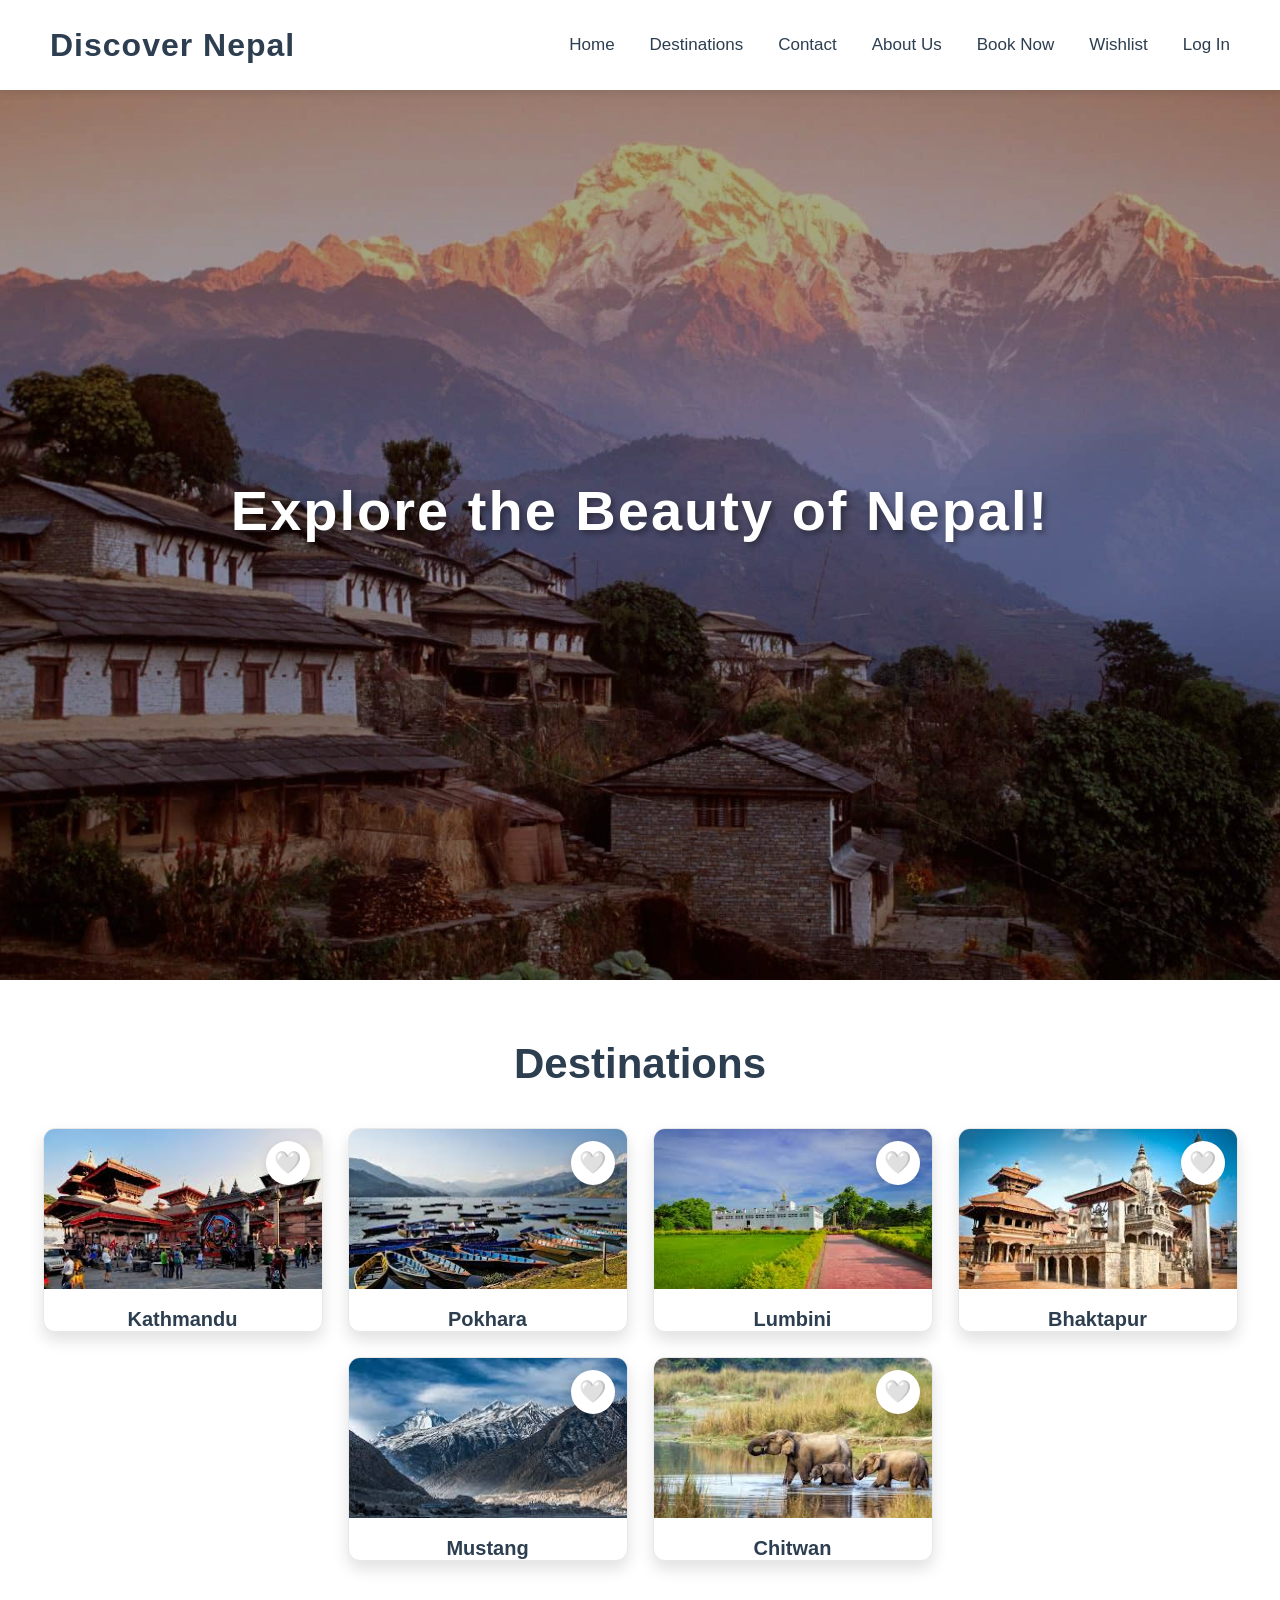
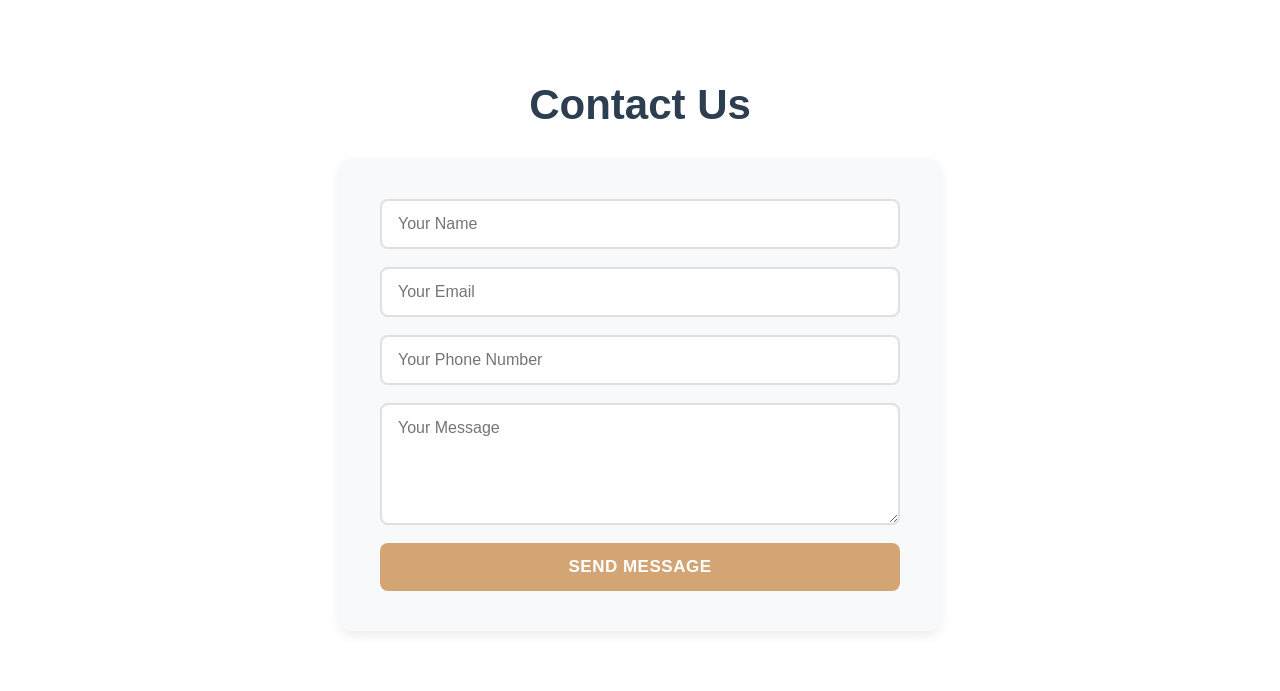
<file: FR/index.html>
<!DOCTYPE html>
<html lang="en">
<head>
    <meta charset="UTF-8">
    <title>Discover Nepal</title>
    <link rel="stylesheet" href="./style.css">
</head>
<body>

<header>
    <nav class="navbar">
    <h1 class="logo">
        <a href="./index.html">Discover Nepal</a>
    </h1>
      <ul class="nav-links">
        <li><a href="./index.html">Home</a></li>
        <li><a href="./destinations.html">Destinations</a></li>
        <li><a href="./contact.html">Contact</a></li>
        <li><a href="./aboutus.html">About Us</a></li>
        <li><a href="./Booking.html">Book Now</a></li>
        <li><a href="./wishlist.html">Wishlist</a></li>
        <li id="auth-link-item"><a href="./login.html">Log In</a></li>
      </ul>
    </nav>
</header>

<section class="hero">
    <h2 class="hero-text">Explore the Beauty of Nepal!</h2>
</section>

<section class="featured">
    <h2>Destinations</h2>
    <div class="cards">
        <div class="card">
            <div class="card-image-container">
                <img src="./Images/kathmandu.jpg">
                <button class="heart-btn" data-destination="Kathmandu" data-image="./Images/kathmandu.jpg" data-type="City" data-description="The capital city of Nepal" data-link="./Paragraph/kathmandu.html">🤍</button>
            </div>
            <a href="./Paragraph/kathmandu.html">Kathmandu</a>
        </div>
        <div class="card">
            <div class="card-image-container">
                <img src="./Images/pokhara.jpg">
                <button class="heart-btn" data-destination="Pokhara" data-image="./Images/pokhara.jpg" data-type="City" data-description="The lakeside city" data-link="./Paragraph/pokhara.html">🤍</button>
            </div>
            <a href="./Paragraph/pokhara.html">Pokhara</a>
        </div>
        <div class="card">
            <div class="card-image-container">
                <img src="./Images/lumbini.jpg">
                <button class="heart-btn" data-destination="Lumbini" data-image="./Images/lumbini.jpg" data-type="Religious Site" data-description="Birthplace of Buddha" data-link="./Paragraph/lumbini.html">🤍</button>
            </div>
            <a href="./Paragraph/lumbini.html">Lumbini</a>
        </div>
        <div class="card">
            <div class="card-image-container">
                <img src="./Images/bhaktapur.jpg">
                <button class="heart-btn" data-destination="Bhaktapur" data-image="./Images/bhaktapur.jpg" data-type="City" data-description="Ancient city with heritage sites" data-link="./Paragraph/bhaktapur.html">🤍</button>
            </div>
            <a href="./Paragraph/bhaktapur.html">Bhaktapur</a>
        </div>
        <div class="card">
            <div class="card-image-container">
                <img src="./Images/mustang.jpg">
                <button class="heart-btn" data-destination="Mustang" data-image="./Images/mustang.jpg" data-type="Region" data-description="Remote mountain region" data-link="./Paragraph/mustang.html">🤍</button>
            </div>
            <a href="./Paragraph/mustang.html">Mustang</a>
        </div>
        <div class="card">
            <div class="card-image-container">
                <img src="./Images/chitwan.jpg">
                <button class="heart-btn" data-destination="Chitwan" data-image="./Images/chitwan.jpg" data-type="National Park" data-description="Wildlife sanctuary" data-link="./Paragraph/chitwan.html">🤍</button>
            </div>
            <a href="./Paragraph/chitwan.html">Chitwan</a>
        </div>
    </div>
</section>

<section class="contact">
    <h2>Contact Us</h2>
    <form action="#" method="post" class="contact-form">
        <input type="text" name="name" placeholder="Your Name" required>
        <input type="email" name="email" placeholder="Your Email" required>
        <input type="phone" name="phone" placeholder="Your Phone Number" required>
        <textarea name="message" rows="5" placeholder="Your Message" required></textarea>
        <button type="submit">Send Message</button>
    </form>
</section>

<script src="./auth-system.js"></script>
<script src="./wishlist.js"></script>
</body>
</html>
</file>
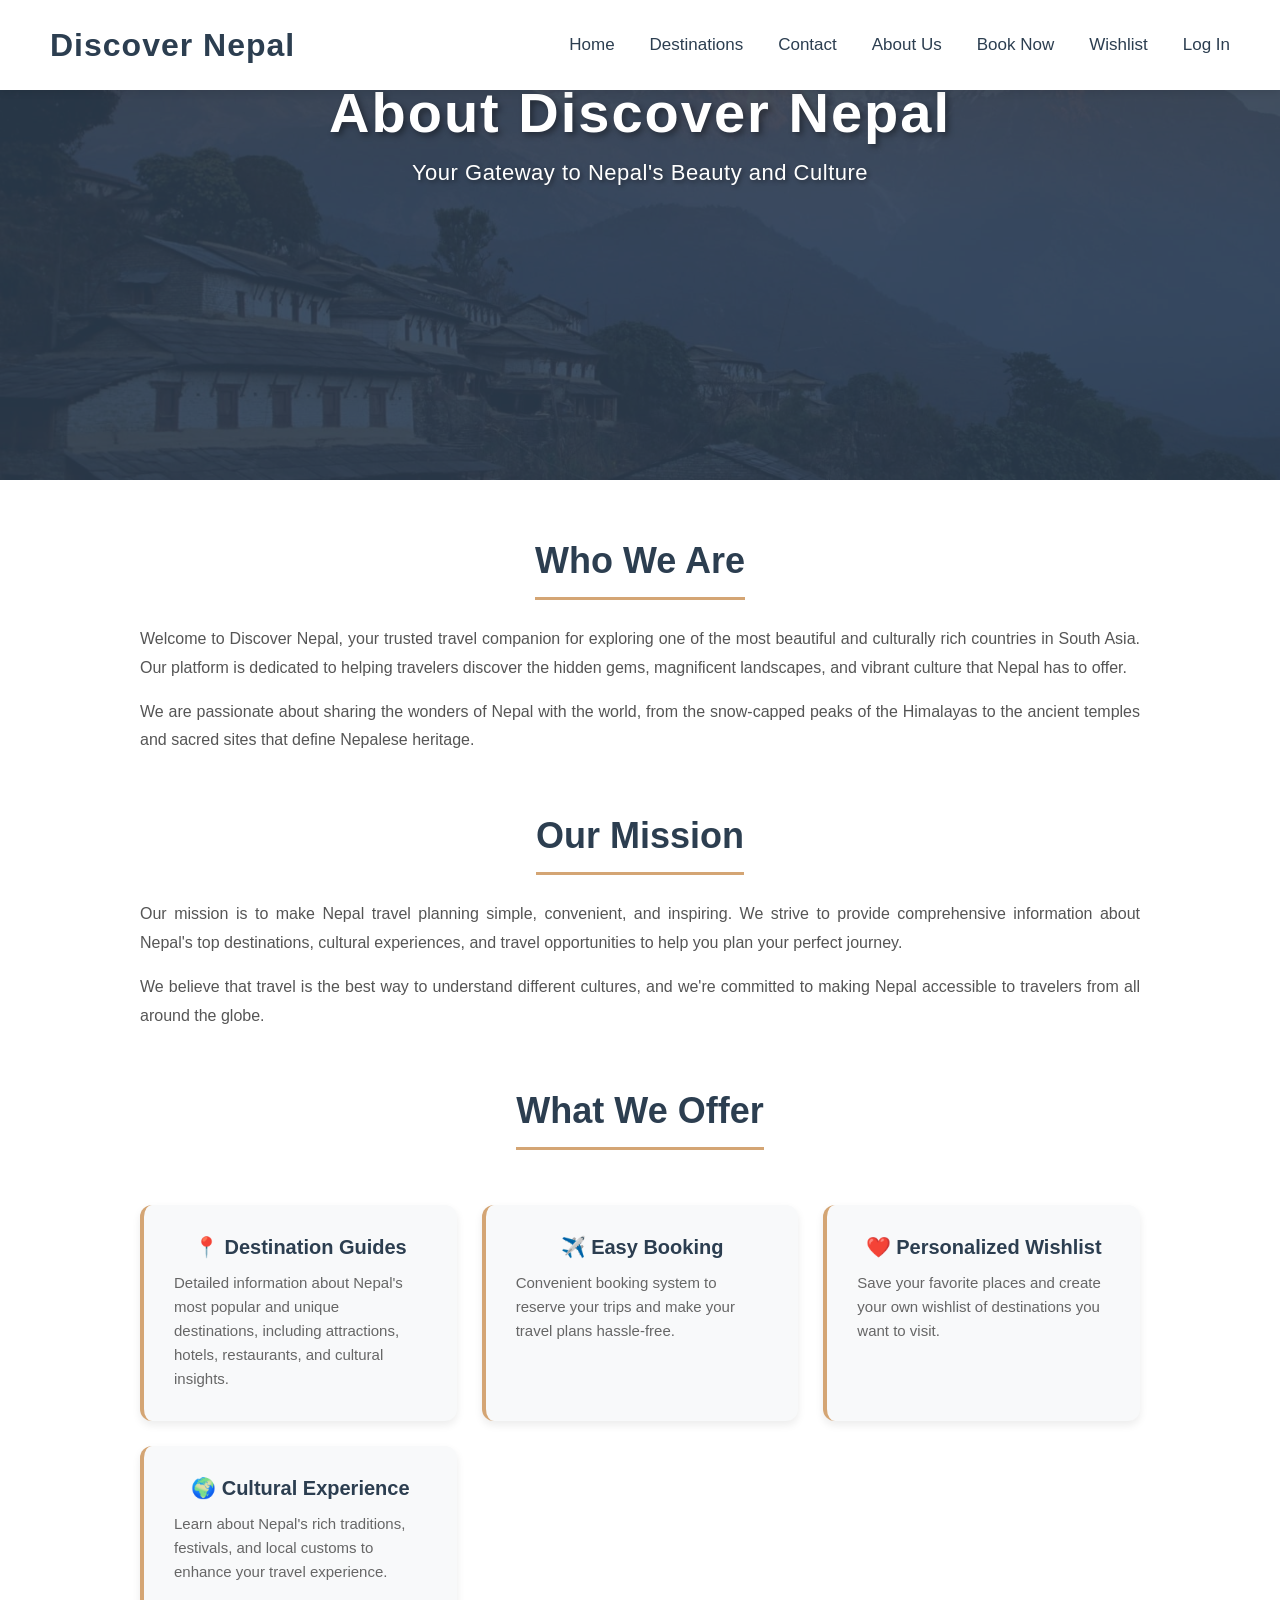
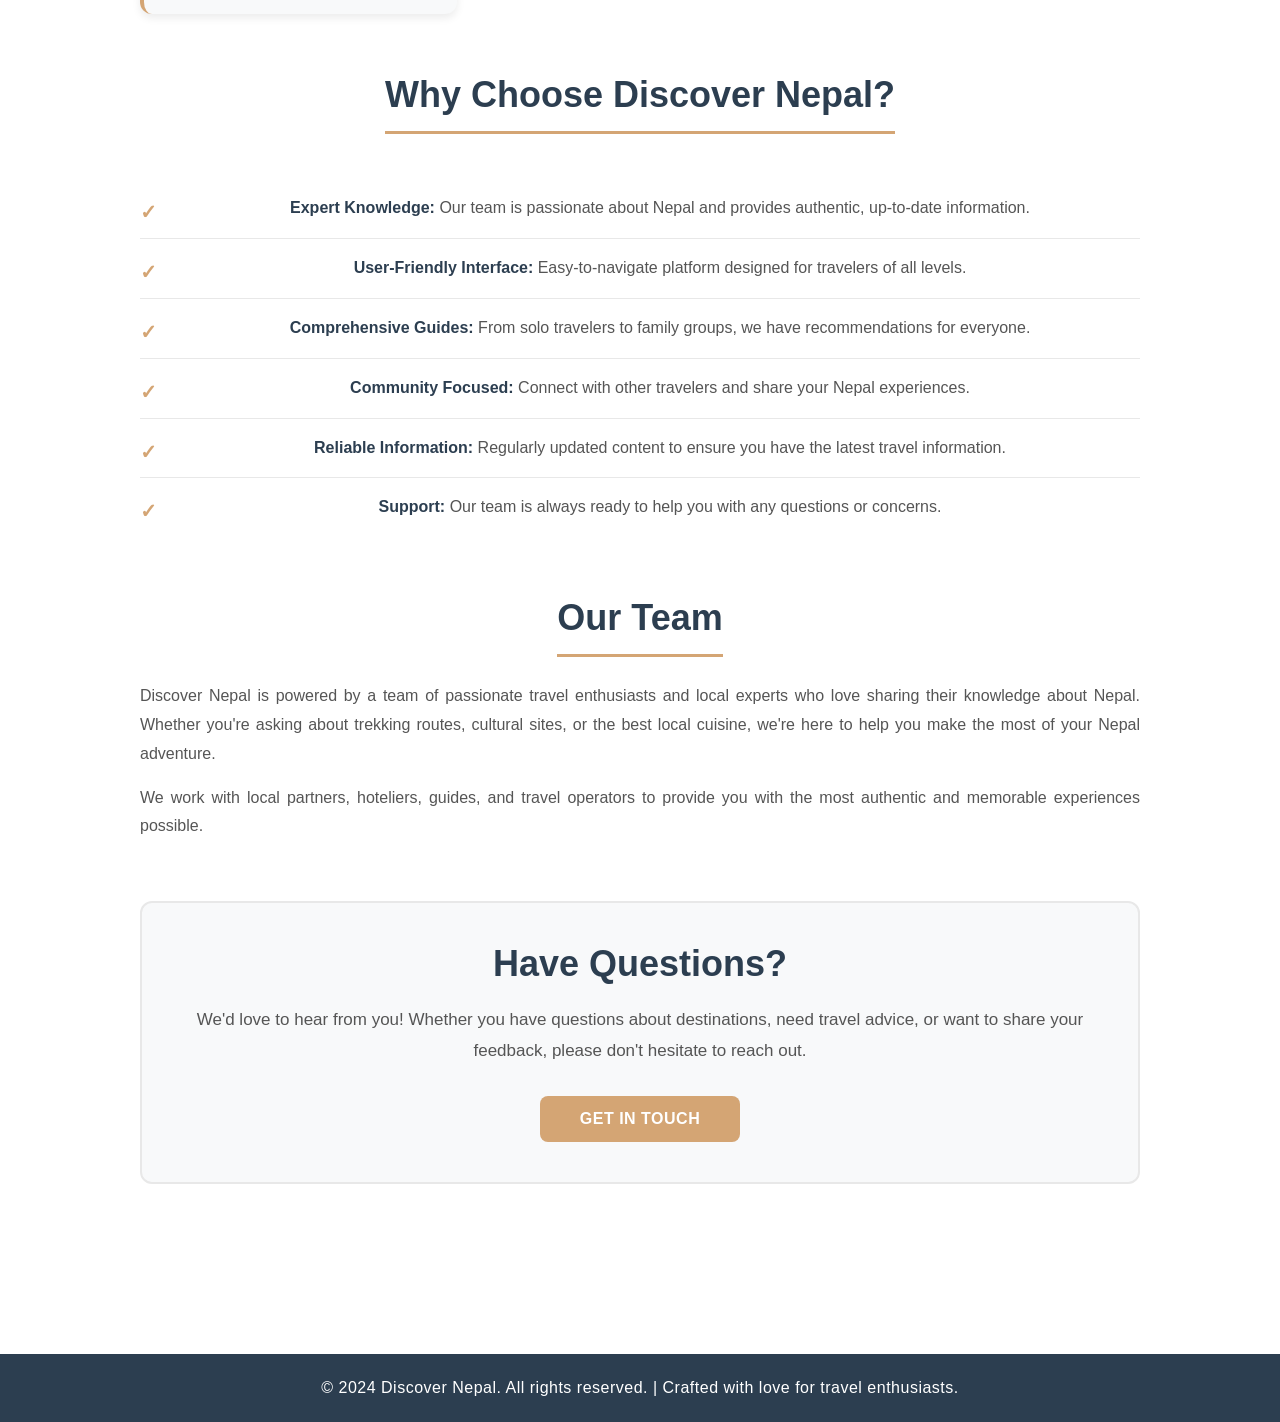
<file: FR/aboutus.html>
<!DOCTYPE html>
<html lang="en">
<head>
    <meta charset="UTF-8">
    <title>About Us - Discover Nepal</title>
    <link rel="stylesheet" href="./style2.css">
    <link rel="stylesheet" href="./aboutus-style.css">
</head>
<body>

<header>
    <nav class="navbar">
        <h1 class="logo">
            <a href="./index.html">Discover Nepal</a>
        </h1>
        <ul class="nav-links">
            <li><a href="./index.html">Home</a></li>
            <li><a href="./destinations.html">Destinations</a></li>
            <li><a href="./contact.html">Contact</a></li>
            <li><a href="./aboutus.html">About Us</a></li>
            <li><a href="./Booking.html">Book Now</a></li>
            <li><a href="./wishlist.html">Wishlist</a></li>
            <li id="auth-link-item"><a href="./login.html">Log In</a></li>
        </ul>
    </nav>
</header>

<section class="aboutus-hero">
    <div class="hero-overlay">
        <h1>About Discover Nepal</h1>
        <p>Your Gateway to Nepal's Beauty and Culture</p>
    </div>
</section>

<section class="about-content">
    <div class="about-container">
        <div class="about-section">
            <h2>Who We Are</h2>
            <p>Welcome to Discover Nepal, your trusted travel companion for exploring one of the most beautiful and culturally rich countries in South Asia. Our platform is dedicated to helping travelers discover the hidden gems, magnificent landscapes, and vibrant culture that Nepal has to offer.</p>
            <p>We are passionate about sharing the wonders of Nepal with the world, from the snow-capped peaks of the Himalayas to the ancient temples and sacred sites that define Nepalese heritage.</p>
        </div>

        <div class="about-section">
            <h2>Our Mission</h2>
            <p>Our mission is to make Nepal travel planning simple, convenient, and inspiring. We strive to provide comprehensive information about Nepal's top destinations, cultural experiences, and travel opportunities to help you plan your perfect journey.</p>
            <p>We believe that travel is the best way to understand different cultures, and we're committed to making Nepal accessible to travelers from all around the globe.</p>
        </div>

        <div class="about-section">
            <h2>What We Offer</h2>
            <div class="features-list">
                <div class="feature-item">
                    <h3>📍 Destination Guides</h3>
                    <p>Detailed information about Nepal's most popular and unique destinations, including attractions, hotels, restaurants, and cultural insights.</p>
                </div>
                <div class="feature-item">
                    <h3>✈️ Easy Booking</h3>
                    <p>Convenient booking system to reserve your trips and make your travel plans hassle-free.</p>
                </div>
                <div class="feature-item">
                    <h3>❤️ Personalized Wishlist</h3>
                    <p>Save your favorite places and create your own wishlist of destinations you want to visit.</p>
                </div>
                <div class="feature-item">
                    <h3>🌍 Cultural Experience</h3>
                    <p>Learn about Nepal's rich traditions, festivals, and local customs to enhance your travel experience.</p>
                </div>
            </div>
        </div>

        <div class="about-section">
            <h2>Why Choose Discover Nepal?</h2>
            <ul class="reasons-list">
                <li><strong>Expert Knowledge:</strong> Our team is passionate about Nepal and provides authentic, up-to-date information.</li>
                <li><strong>User-Friendly Interface:</strong> Easy-to-navigate platform designed for travelers of all levels.</li>
                <li><strong>Comprehensive Guides:</strong> From solo travelers to family groups, we have recommendations for everyone.</li>
                <li><strong>Community Focused:</strong> Connect with other travelers and share your Nepal experiences.</li>
                <li><strong>Reliable Information:</strong> Regularly updated content to ensure you have the latest travel information.</li>
                <li><strong>Support:</strong> Our team is always ready to help you with any questions or concerns.</li>
            </ul>
        </div>

        <div class="about-section">
            <h2>Our Team</h2>
            <p>Discover Nepal is powered by a team of passionate travel enthusiasts and local experts who love sharing their knowledge about Nepal. Whether you're asking about trekking routes, cultural sites, or the best local cuisine, we're here to help you make the most of your Nepal adventure.</p>
            <p>We work with local partners, hoteliers, guides, and travel operators to provide you with the most authentic and memorable experiences possible.</p>
        </div>

        <div class="about-section contact-cta">
            <h2>Have Questions?</h2>
            <p>We'd love to hear from you! Whether you have questions about destinations, need travel advice, or want to share your feedback, please don't hesitate to reach out.</p>
            <a href="./contact.html" class="cta-button">Get in Touch</a>
        </div>
    </div>
</section>

<footer>
    <p>&copy; 2024 Discover Nepal. All rights reserved. | Crafted with love for travel enthusiasts.</p>
</footer>

<script src="./auth-system.js"></script>
</body>
</html>
</file>
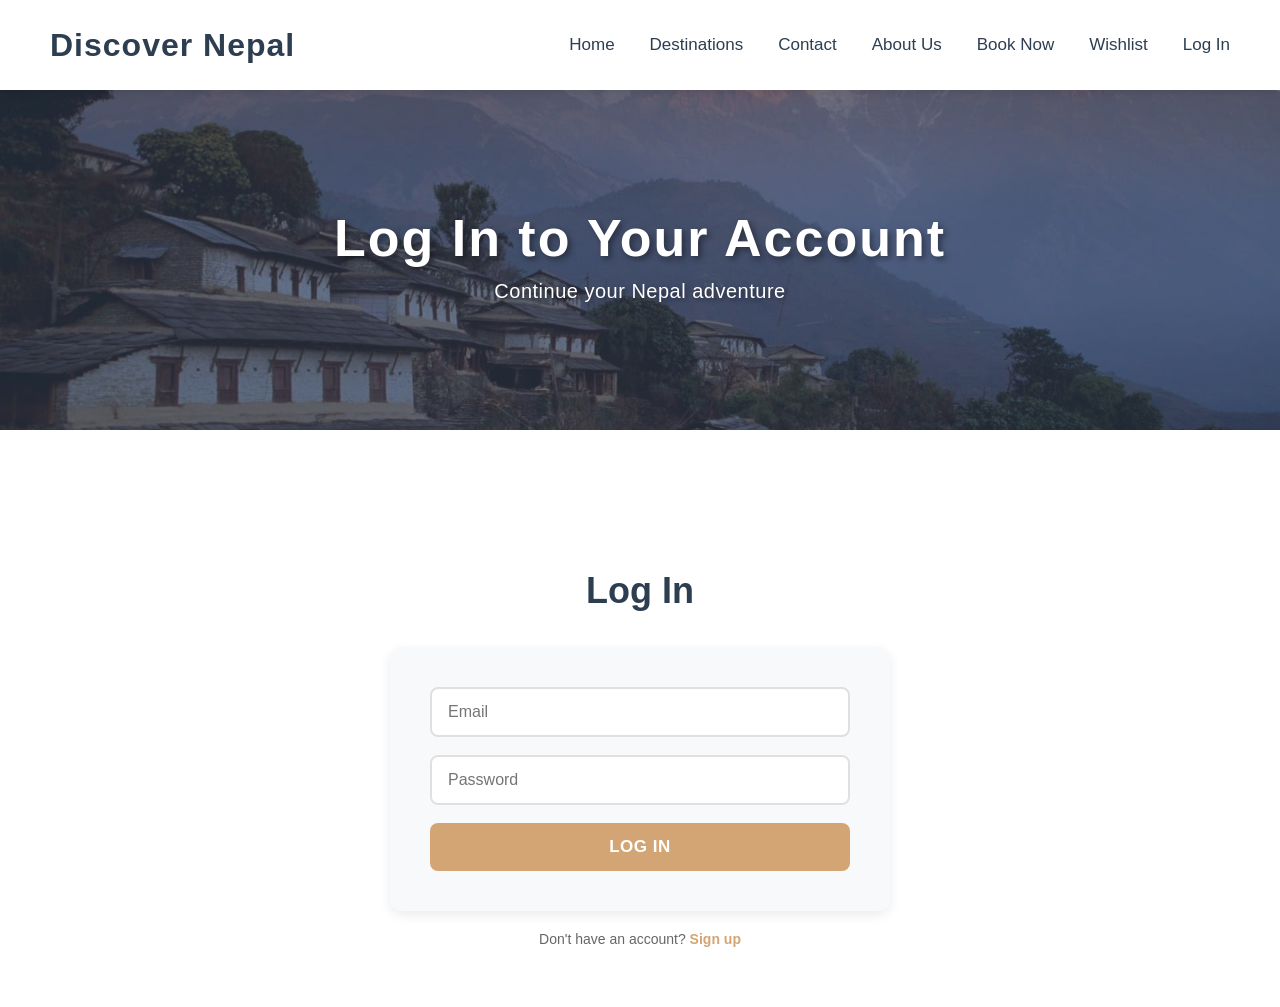
<file: FR/admin.html>
<!DOCTYPE html>
<html lang="en">
<head>
    <meta charset="UTF-8">
    <meta name="viewport" content="width=device-width, initial-scale=1.0">
    <title>Admin Portal - Discover Nepal</title>
    <link rel="preconnect" href="https://fonts.googleapis.com">
    <link rel="preconnect" href="https://fonts.gstatic.com" crossorigin>
    <link href="https://fonts.googleapis.com/css2?family=Manrope:wght@400;500;600;700;800&family=JetBrains+Mono:wght@400;500&display=swap" rel="stylesheet">
    <link rel="stylesheet" href="./admin.css">
</head>
<body data-requires-admin="true">
<header>
    <nav class="navbar">
        <h1 class="logo">
            <a href="./index.html">Discover Nepal</a>
        </h1>
        <ul class="nav-links">
            <li><a href="./index.html">Home</a></li>
            <li><a href="./destinations.html">Destinations</a></li>
            <li><a href="./contact.html">Contact</a></li>
            <li><a href="./aboutus.html">About Us</a></li>
            <li><a href="./Booking.html">Book Now</a></li>
            <li><a href="./wishlist.html">Wishlist</a></li>
            <li id="auth-link-item"><a href="./login.html">Log In</a></li>
        </ul>
    </nav>
</header>

<main class="admin-shell">
    <section class="hero-card">
        <div class="hero-copy">
            <h1 class="eyebrow">Admin Portal</h1>
        </div>
    </section>

    <section class="panel controls-panel">
        <div class="tabs" id="module-tabs">
            <button class="tab-btn active" data-tab="users" type="button">Users</button>
            <button class="tab-btn" data-tab="bookings" type="button">Bookings</button>
            <button class="tab-btn" data-tab="content" type="button">Content</button>
        </div>

        <div class="toolbar">
            <div class="toolbar-left">
                <input id="search-input" type="search" placeholder="Search current module..." autocomplete="off">
                <select id="status-filter" aria-label="Status Filter"></select>
                <select id="type-filter" aria-label="Content Type Filter" class="hidden"></select>
            </div>
            <div class="toolbar-right">
                <button id="refresh-btn" class="btn btn-outline" type="button">Refresh</button>
                <button id="new-item-btn" class="btn btn-primary" type="button">New User</button>
            </div>
        </div>
    </section>

    <section class="panel table-panel">
        <div id="table-loading" class="loading-state hidden">
            <div class="skeleton-row"></div>
            <div class="skeleton-row"></div>
            <div class="skeleton-row"></div>
        </div>
        <div id="table-wrapper"></div>

        <div class="pagination">
            <button id="prev-page-btn" class="btn btn-outline" type="button">Previous</button>
            <span id="page-indicator">Page 1</span>
            <button id="next-page-btn" class="btn btn-outline" type="button">Next</button>
        </div>
    </section>

    <aside id="detail-panel" class="panel detail-panel hidden"></aside>
</main>

<div id="dialog-overlay" class="dialog-overlay hidden" aria-hidden="true">
    <div class="dialog" role="dialog" aria-modal="true" aria-labelledby="dialog-title">
        <div class="dialog-header">
            <h2 id="dialog-title">Create</h2>
            <button id="dialog-close" class="icon-btn" type="button" aria-label="Close dialog">X</button>
        </div>
        <form id="dialog-form" class="dialog-form"></form>
        <div class="dialog-footer">
            <button id="dialog-cancel" class="btn btn-outline" type="button">Cancel</button>
            <button id="dialog-submit" class="btn btn-primary" type="button">Save</button>
        </div>
    </div>
</div>

<script src="./auth-system.js"></script>
<script src="./admin.js"></script>
</body>
</html>
</file>
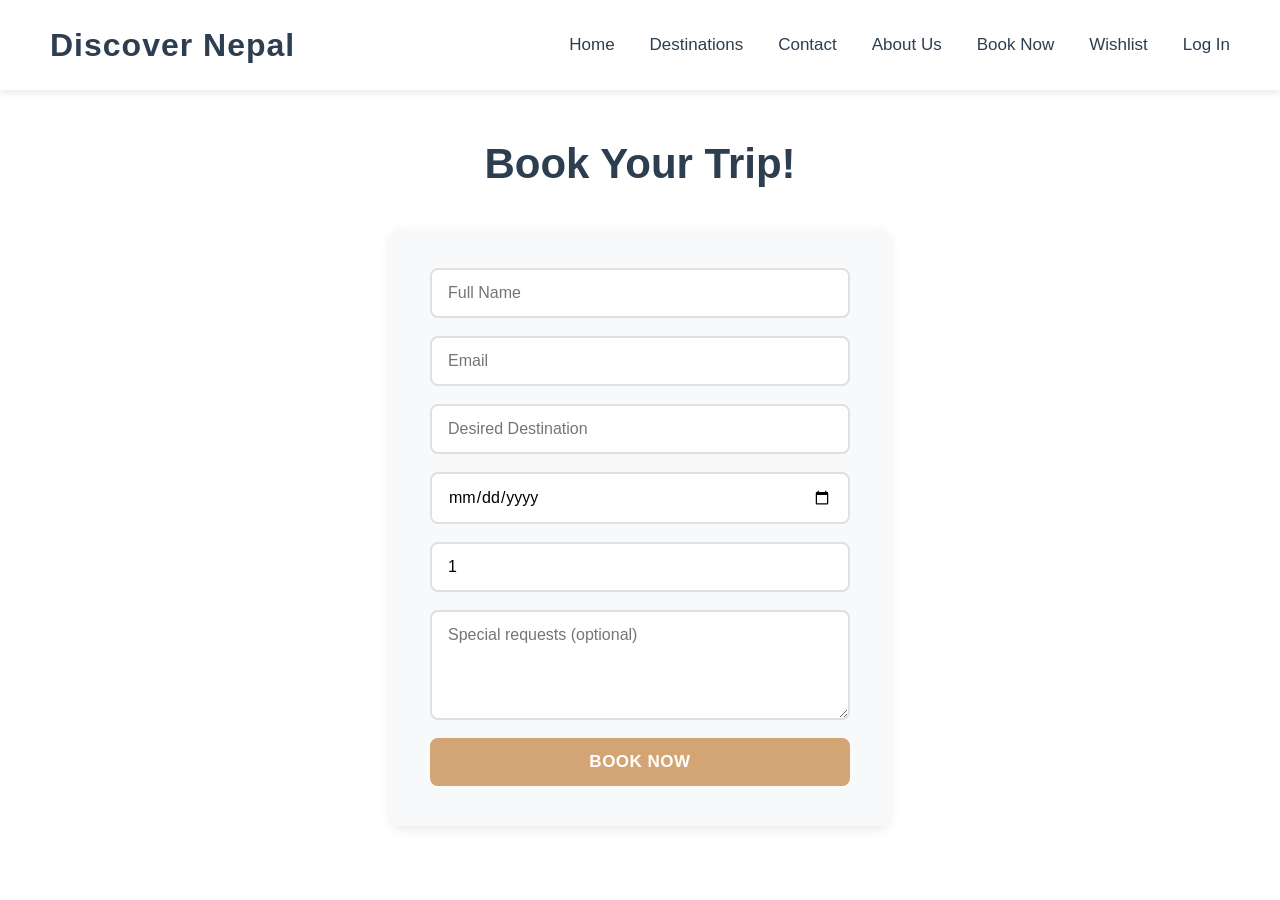
<file: FR/Booking.html>
<!DOCTYPE html>
<html lang="en">
<head>
    <meta charset="UTF-8">
    <title>Booking - Discover Nepal</title>
    <link rel="stylesheet" href="./style2.css">
</head>
<body>

<header>
    <nav class="navbar">
    <h1 class="logo">
        <a href="./index.html">Discover Nepal</a>
    </h1>
      <ul class="nav-links">
        <li><a href="./index.html">Home</a></li>
        <li><a href="./destinations.html">Destinations</a></li>
        <li><a href="./contact.html">Contact</a></li>
        <li><a href="./aboutus.html">About Us</a></li>
        <li><a href="./Booking.html">Book Now</a></li>
        <li><a href="./wishlist.html">Wishlist</a></li>
        <li id="auth-link-item"><a href="./login.html">Log In</a></li>
      </ul>
    </nav>
</header>

<section class="booking">
    <h2>Book Your Trip!</h2>
        <form class="booking-form">
        <input type="text" name="name" placeholder="Full Name" required>
        <input type="email" name="email" placeholder="Email" required>
        <input type="text" name="destination" placeholder="Desired Destination" required>
                <input type="date" name="travel_date" placeholder="Travel Date">
                <input type="number" name="travelers" min="1" max="20" value="1" placeholder="Number of Travelers" required>
                <textarea name="notes" rows="4" placeholder="Special requests (optional)"></textarea>
        <button type="submit">Book Now</button>
    </form>
</section>



<script src="./auth-system.js"></script>
</body>
</html>
</file>
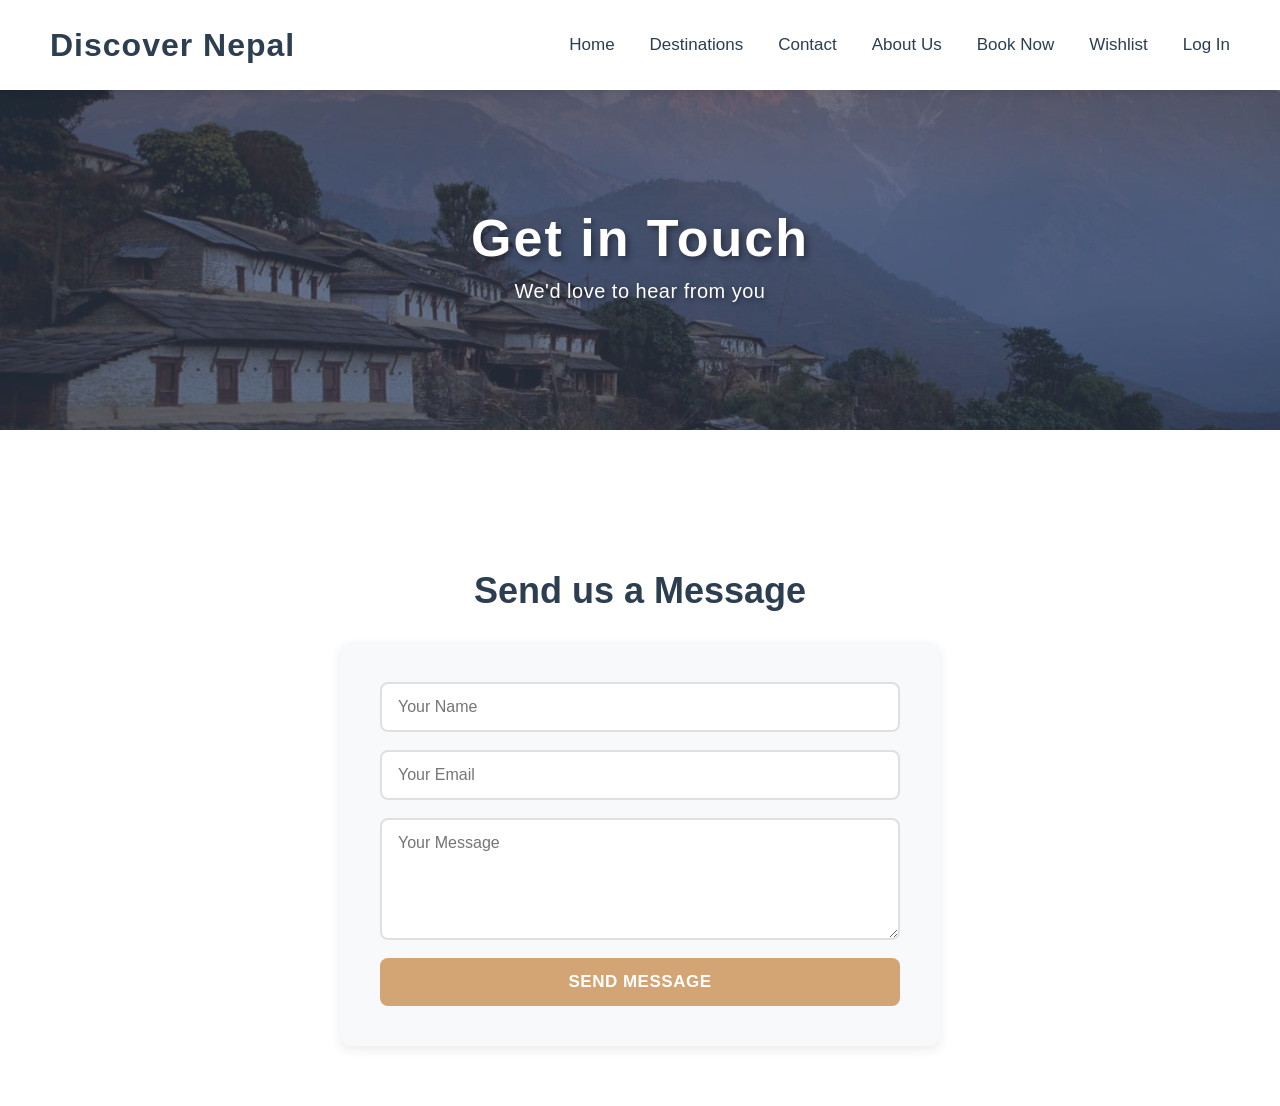
<file: FR/contact.html>
<!DOCTYPE html>
<html lang="en">
<head>
    <meta charset="UTF-8">
    <title>Contact - Discover Nepal</title>
    <link rel="stylesheet" href="./style2.css">
</head>
<body>

<header>
    <nav class="navbar">
    <h1 class="logo">
        <a href="./index.html">Discover Nepal</a>
    </h1>
      <ul class="nav-links">
        <li><a href="./index.html">Home</a></li>
        <li><a href="./destinations.html">Destinations</a></li>
        <li><a href="./contact.html">Contact</a></li>
        <li><a href="./aboutus.html">About Us</a></li>
        <li><a href="./Booking.html">Book Now</a></li>
        <li><a href="./wishlist.html">Wishlist</a></li>
        <li id="auth-link-item"><a href="./login.html">Log In</a></li>
      </ul>
    </nav>
</header>

<section class="hero page-hero">
    <div class="hero-overlay"></div>
    <div class="hero-content">
        <h1>Get in Touch</h1>
        <p>We'd love to hear from you</p>
    </div>
</section>

<section class="contact">
    <div class="contact-wrapper">
    <h2>Send us a Message</h2>
    <form action="#" method="post" class="contact-form">
        <input type="text" name="name" placeholder="Your Name" required>
        <input type="email" name="email" placeholder="Your Email" required>
        <textarea name="message" rows="5" placeholder="Your Message" required></textarea>
        <button type="submit">Send Message</button>
    </form>
    </div>
</section>


<script src="./auth-system.js"></script>
</body>
</html>
</file>
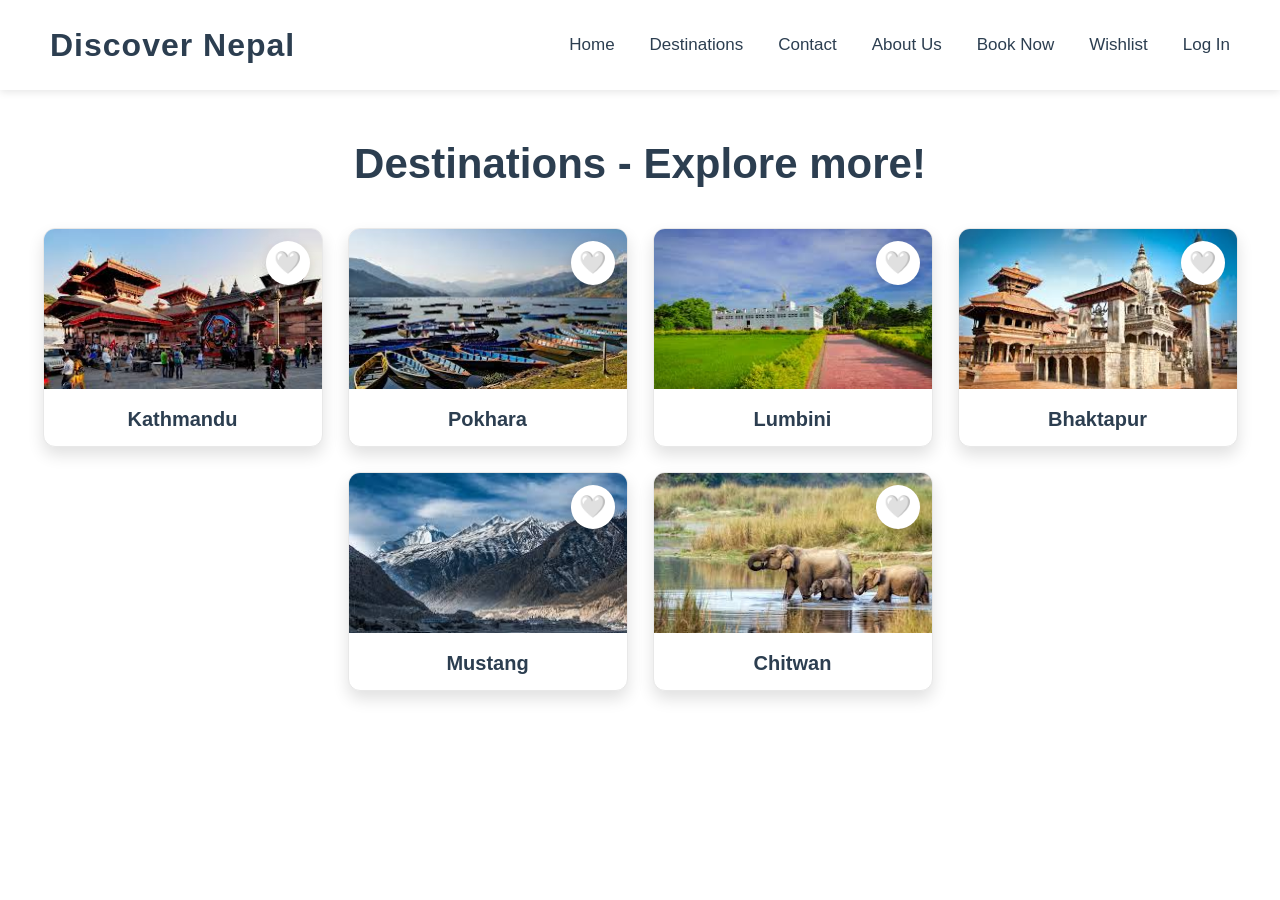
<file: FR/destinations.html>
<!DOCTYPE html>
<html lang="en">
<head>
    <meta charset="UTF-8">
    <title>Discover Nepal</title>
    <link rel="stylesheet" href="./style2.css">
</head>
<body>

<header>
    <nav class="navbar">
    <h1 class="logo">
        <a href="./index.html">Discover Nepal</a>
    </h1>
      <ul class="nav-links">
        <li><a href="./index.html">Home</a></li>
        <li><a href="./destinations.html">Destinations</a></li>
        <li><a href="./contact.html">Contact</a></li>
        <li><a href="./aboutus.html">About Us</a></li>
        <li><a href="./Booking.html">Book Now</a></li>
        <li><a href="./wishlist.html">Wishlist</a></li>
        <li id="auth-link-item"><a href="./login.html">Log In</a></li>
      </ul>
    </nav>
</header>


<section class="featured">
    <h2>Destinations - Explore more!</h2>
    <div class="cards">
        <div class="card">
            <div class="card-image-container">
                <img src="./Images/kathmandu.jpg">
                <button class="heart-btn" data-destination="Kathmandu" data-image="./Images/kathmandu.jpg" data-type="City" data-description="The capital city of Nepal" data-link="./Paragraph/kathmandu.html">🤍</button>
            </div>
            <a href="./Paragraph/kathmandu.html">Kathmandu</a>
        </div>
        <div class="card">
            <div class="card-image-container">
                <img src="./Images/pokhara.jpg">
                <button class="heart-btn" data-destination="Pokhara" data-image="./Images/pokhara.jpg" data-type="City" data-description="The lakeside city" data-link="./Paragraph/pokhara.html">🤍</button>
            </div>
            <a href="./Paragraph/pokhara.html">Pokhara</a>
        </div>
        <div class="card">
            <div class="card-image-container">
                <img src="./Images/lumbini.jpg">
                <button class="heart-btn" data-destination="Lumbini" data-image="./Images/lumbini.jpg" data-type="Religious Site" data-description="Birthplace of Buddha" data-link="./Paragraph/lumbini.html">🤍</button>
            </div>
            <a href="./Paragraph/lumbini.html">Lumbini</a>
        </div>
        <div class="card">
            <div class="card-image-container">
                <img src="./Images/bhaktapur.jpg">
                <button class="heart-btn" data-destination="Bhaktapur" data-image="./Images/bhaktapur.jpg" data-type="City" data-description="Ancient city with heritage sites" data-link="./Paragraph/bhaktapur.html">🤍</button>
            </div>
            <a href="./Paragraph/bhaktapur.html">Bhaktapur</a>
        </div>
        <div class="card">
            <div class="card-image-container">
                <img src="./Images/mustang.jpg">
                <button class="heart-btn" data-destination="Mustang" data-image="./Images/mustang.jpg" data-type="Region" data-description="Remote mountain region" data-link="./Paragraph/mustang.html">🤍</button>
            </div>
            <a href="./Paragraph/mustang.html">Mustang</a>
        </div>
        <div class="card">
            <div class="card-image-container">
                <img src="./Images/chitwan.jpg">
                <button class="heart-btn" data-destination="Chitwan" data-image="./Images/chitwan.jpg" data-type="National Park" data-description="Wildlife sanctuary" data-link="./Paragraph/chitwan.html">🤍</button>
            </div>
            <a href="./Paragraph/chitwan.html">Chitwan</a>
        </div>
    </div>
</section>

<script src="./auth-system.js"></script>
<script src="./wishlist.js"></script>
</body>
</html>
</file>
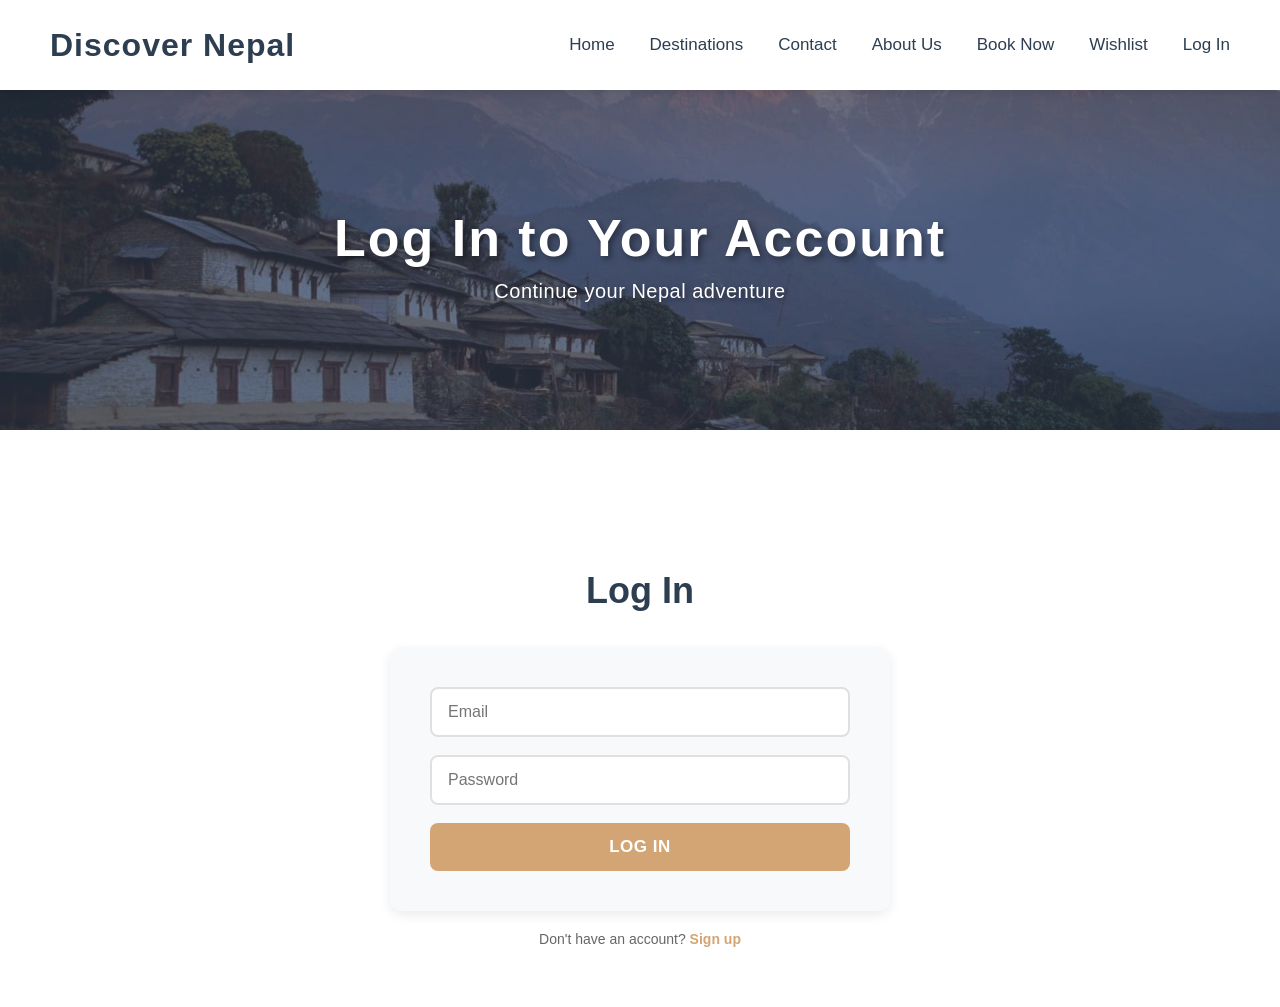
<file: FR/login.html>
<!DOCTYPE html>
<html lang="en">
<head>
    <meta charset="UTF-8">
    <title>Log In - Discover Nepal</title>
    <link rel="stylesheet" href="./style2.css">
</head>
<body>

<header>
    <nav class="navbar">
    <h1 class="logo">
        <a href="./index.html">Discover Nepal</a>
    </h1>
      <ul class="nav-links">
        <li><a href="./index.html">Home</a></li>
        <li><a href="./destinations.html">Destinations</a></li>
        <li><a href="./contact.html">Contact</a></li>
        <li><a href="./aboutus.html">About Us</a></li>
        <li><a href="./Booking.html">Book Now</a></li>
        <li><a href="./wishlist.html">Wishlist</a></li>
        <li id="auth-link-item"><a href="./login.html">Log In</a></li>
      </ul>
    </nav>
</header>

<section class="hero page-hero">
    <div class="hero-overlay"></div>
    <div class="hero-content">
        <h1>Log In to Your Account</h1>
        <p>Continue your Nepal adventure</p>
    </div>
</section>

<section class="login">
    <div class="login-wrapper">
    <div id="login-section">
        <h2>Log In</h2>
        <form class="login-form">
            <input type="email" name="email" placeholder="Email" required>
            <input type="password" name="password" placeholder="Password" required>
            <button type="submit">Log In</button>
        </form>
        <p class="no-account">Don't have an account? <a href="#" id="show-signup">Sign up</a></p>
    </div>

    <div id="signup-section" style="display:none;">
        <h2>Sign Up</h2>
        <form class="signup-form">
            <input type="text" name="name" placeholder="Full name" required>
            <input type="email" name="email" placeholder="Email" required>
            <input type="password" name="password" placeholder="Password" required>
            <input type="password" name="confirm" placeholder="Confirm password" required>
            <button type="submit">Sign Up</button>
            <p class="have-account">Already have an account? <a href="#" id="show-login">Log in</a></p>
        </form>
    </div>
    </div>
</section>

<script src="./auth-system.js"></script>
<script src="./script.js"></script>
</body>
</html>
</file>
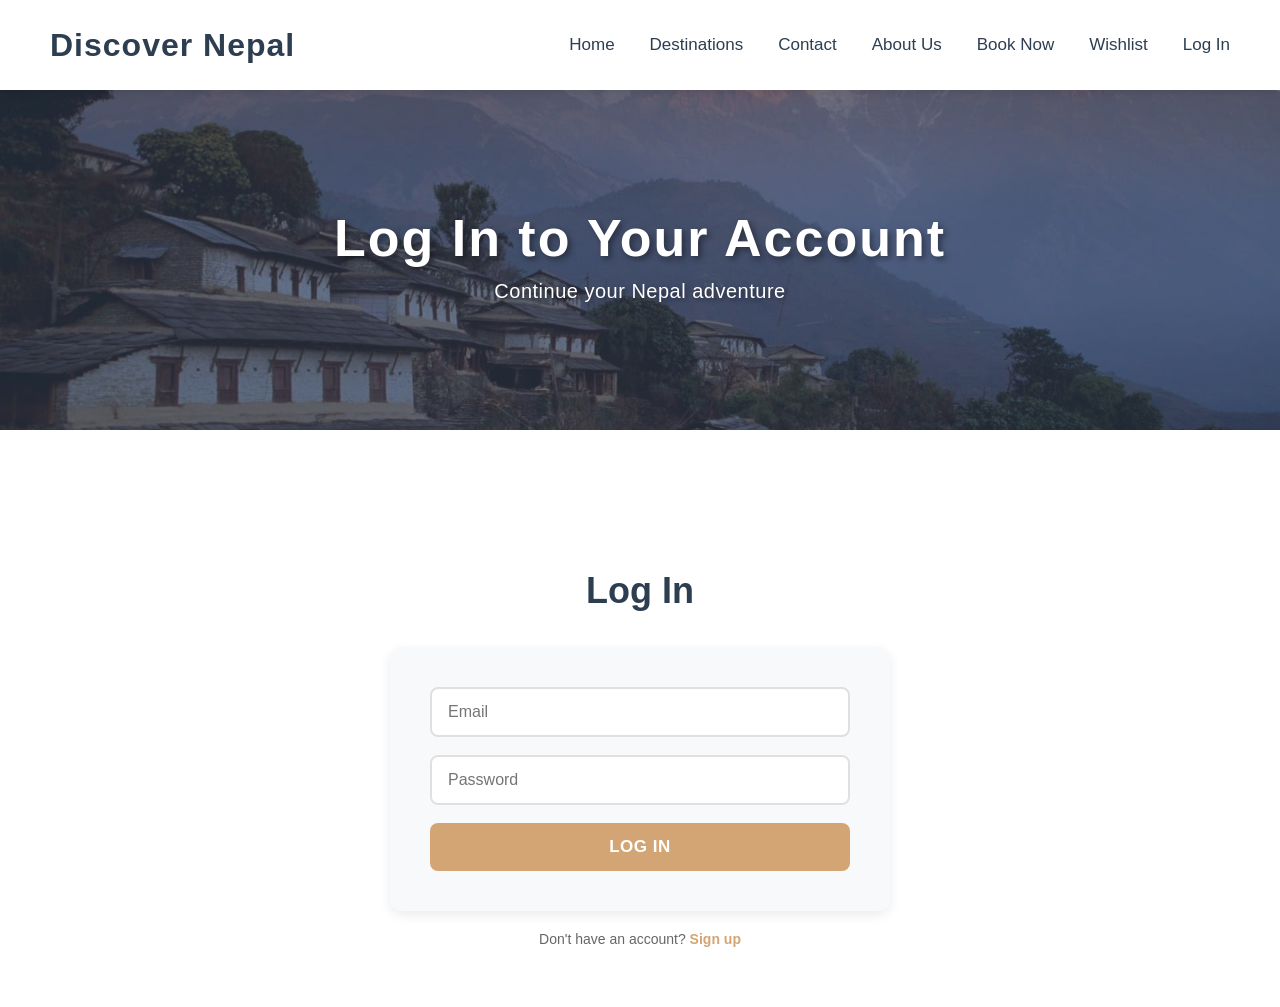
<file: FR/wishlist.html>
<!DOCTYPE html>
<html lang="en">
<head>
    <meta charset="UTF-8">
    <title>My Wishlist - Discover Nepal</title>
    <link rel="stylesheet" href="./style.css">
    <link rel="stylesheet" href="./wishlist-style.css">
</head>
<body>

<header>
    <nav class="navbar">
        <h1 class="logo">
            <a href="index.html">Discover Nepal</a>
        </h1>
        <ul class="nav-links">
            <li><a href="./index.html">Home</a></li>
            <li><a href="./destinations.html">Destinations</a></li>
            <li><a href="./contact.html">Contact</a></li>
            <li><a href="./aboutus.html">About Us</a></li>
            <li><a href="./Booking.html">Book Now</a></li>
            <li><a href="./wishlist.html">Wishlist</a></li>
            <li id="auth-link-item"><a href="./login.html">Log In</a></li>
        </ul>
    </nav>
</header>

<section class="wishlist-section">
    <div class="wishlist-container">
        <h2>My Wishlist</h2>
        <p class="wishlist-subtitle">Places you want to visit in Nepal</p>
        
        <div class="wishlist-actions">
            <button id="clear-wishlist-btn" class="clear-btn">Clear All</button>
        </div>

        <div id="wishlist-items" class="wishlist-items">
            <!-- Wishlist items will be populated here by JavaScript -->
        </div>

        <div id="empty-wishlist" class="empty-wishlist">
            <p>Your wishlist is empty</p>
            <p>Start adding your favorite destinations!</p>
            <a href="./destinations.html" class="btn-browse">Browse Destinations</a>
        </div>
    </div>
</section>

<footer>
    <p>&copy; 2024 Discover Nepal. All rights reserved.</p>
</footer>

<script src="./auth-system.js"></script>
<script>
    // Protect wishlist - require login
    document.addEventListener('DOMContentLoaded', function() {
        const authSystem = new AuthSystem();
        
        if (!authSystem.isLoggedIn()) {
            // Not logged in - show message and redirect
            alert('Please login to access your wishlist');
            window.location.href = './login.html';
        }
    });
</script>
<script src="./wishlist.js"></script>
</body>
</html>
</file>
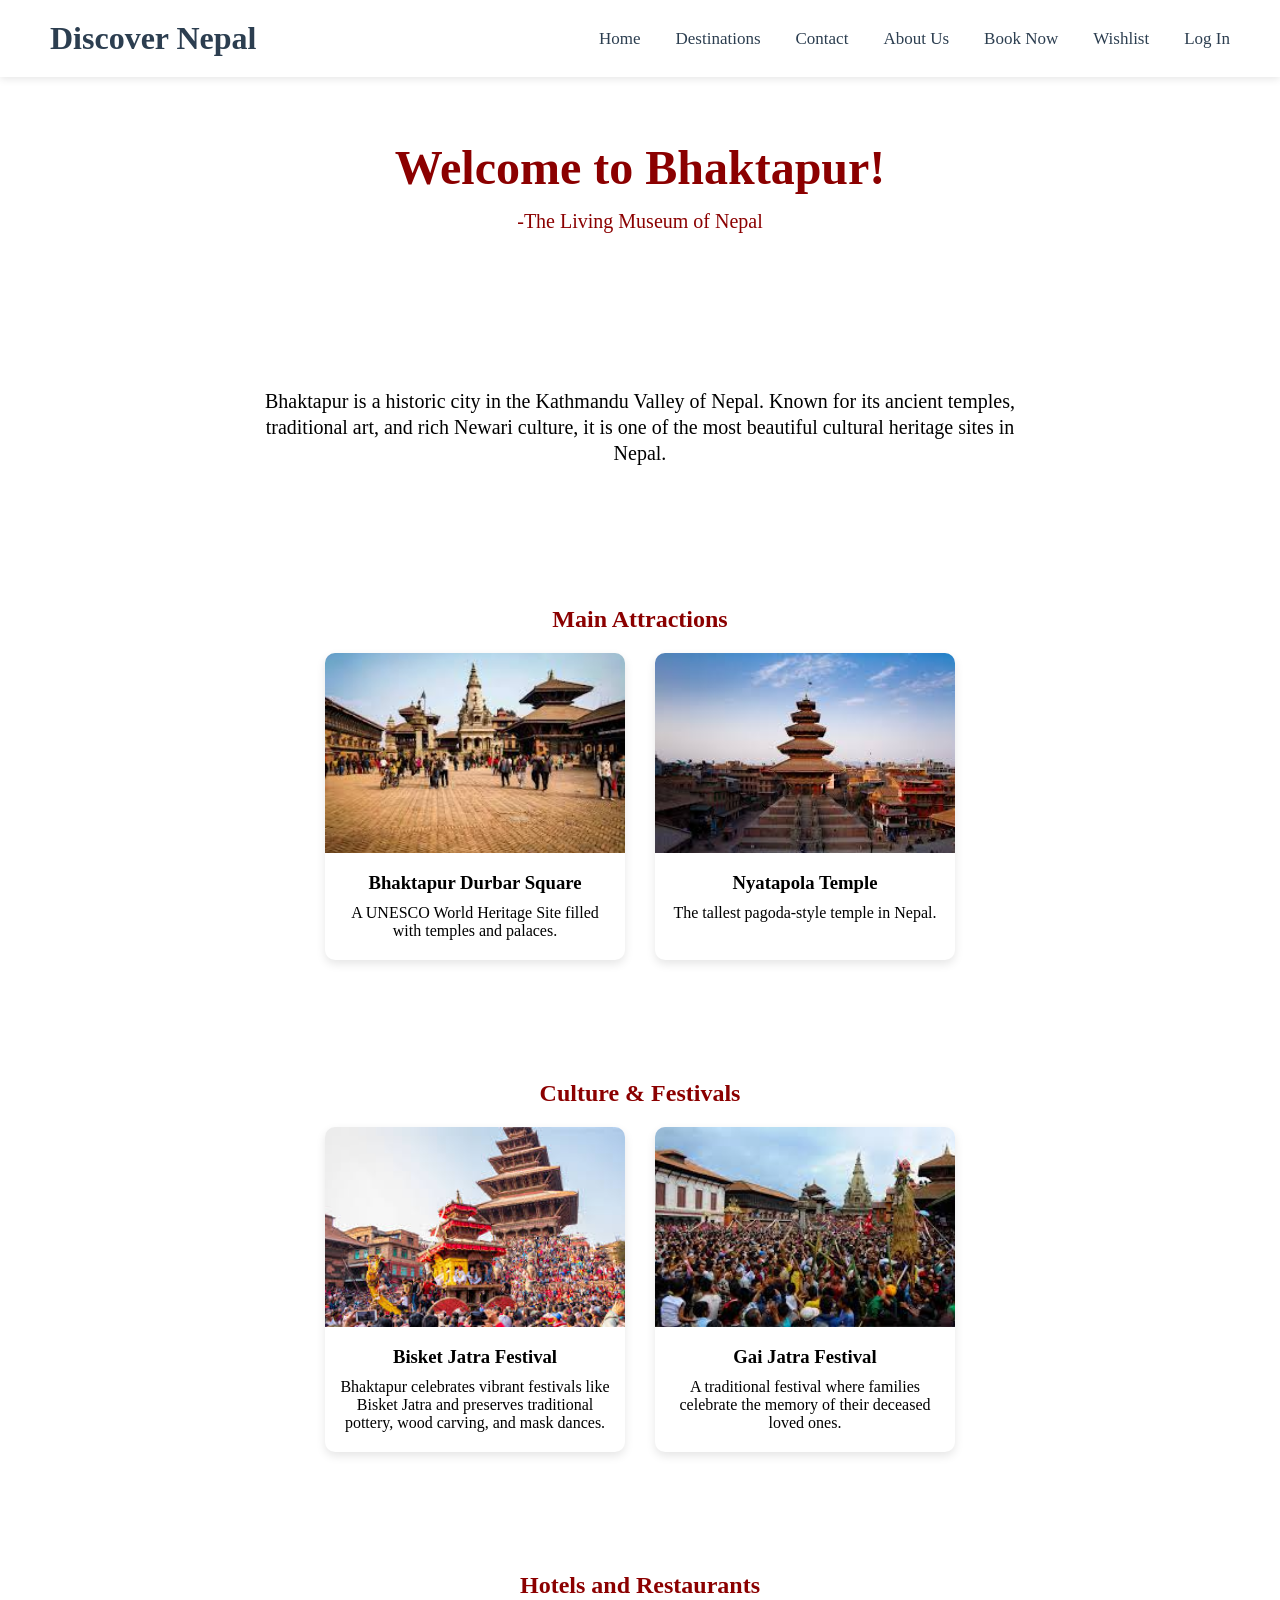
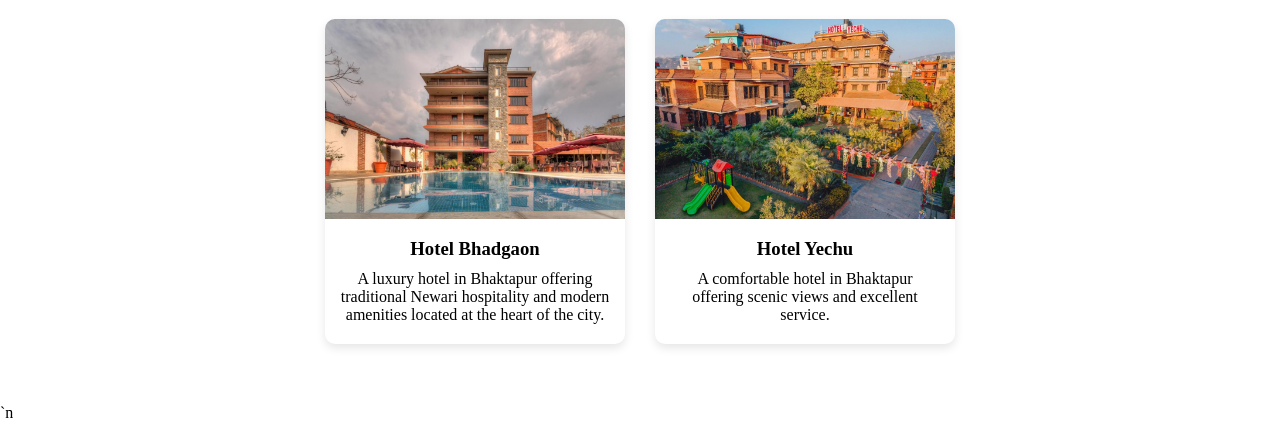
<file: FR/Paragraph/bhaktapur.html>
﻿<!DOCTYPE html>
<html lang="en">
<head>
    <meta charset="UTF-8">
    <title>Lumbini - Discover Nepal</title>
    <link rel="stylesheet" href="./style2.css">
</head>
<body>

<header>
    <nav class="navbar">
    <h1 class="logo">
        <a href="../index.html">Discover Nepal</a>
    </h1>
      <ul class="nav-links">
        <li><a href="../index.html">Home</a></li>
        <li><a href="../destinations.html">Destinations</a></li>
        <li><a href="../contact.html">Contact</a></li>
        <li><a href="../aboutus.html">About Us</a></li>
        <li><a href="../Booking.html">Book Now</a></li>
        <li><a href="../wishlist.html">Wishlist</a></li>
        <li id="auth-link-item"><a href="../login.html">Log In</a></li>
      </ul>
    </nav>
</header>
<section class="hero">
        <div class="hero-text">
            <h1>Welcome to Bhaktapur!</h1>
            <p>-The Living Museum of Nepal</p>
        </div>
    </section>
    
    <section class="about">
            <p>
                Bhaktapur is a historic city in the Kathmandu Valley of Nepal.
                Known for its ancient temples, traditional art, and rich Newari culture,
                it is one of the most beautiful cultural heritage sites in Nepal.
            </p>
        </div>
    </section>

    <section class="attractions">
        <h2>Main Attractions</h2>
        <div class="cards">

            <div class="card">
                <img src="./images/bhaktapur.jpg" alt="Bhaktapur Durbar Square">
                <h3>Bhaktapur Durbar Square</h3>
                <p>A UNESCO World Heritage Site filled with temples and palaces.</p>
            </div>

            <div class="card">
                <img src="./images/nyatapola.jpg" alt="Nyatapola Temple">
                <h3>Nyatapola Temple</h3>
                <p>The tallest pagoda-style temple in Nepal.</p>
            </div>
        </div>
    </section>

    <section class="culture">
        <h2>Culture & Festivals</h2>
        <div class="cards">

            <div class="card">
                <img src="./images/bisketjatra.jpg" alt="Bisket Jatra Festival">
                <h3>Bisket Jatra Festival</h3>
                <p> Bhaktapur celebrates vibrant festivals like Bisket Jatra and preserves
                    traditional pottery, wood carving, and mask dances.</p>
            </div>

            <div class="card">
                <img src="./images/gaijatra.jpg" alt="Gai Jatra Festival">
                <h3>Gai Jatra Festival</h3>
                <p> A traditional festival where families celebrate the memory of their deceased loved ones.</p>
            </div>
        </div>
    </section>

    <section class="Hotels">
        <h2>Hotels and Restaurants</h2>
        <div class="cards">

            <div class="card">
                <img src="./images/hotelbhadgaon.jpg" alt="Bhadgaon Hotel">
                <h3>Hotel Bhadgaon</h3>
                <p> A luxury hotel in Bhaktapur offering traditional Newari hospitality and modern amenities located at the heart of the city.</p>
            </div>

            <div class="card">
                <img src="./images/hotelyechu.jpg" alt="Yechu Hotel">
                <h3>Hotel Yechu</h3>
                <p> A comfortable hotel in Bhaktapur offering scenic views and excellent service.</p>
            </div>
        </div>
    </section>

    


<script src="../auth-system.js"></script>`n</body>
</html>
</file>
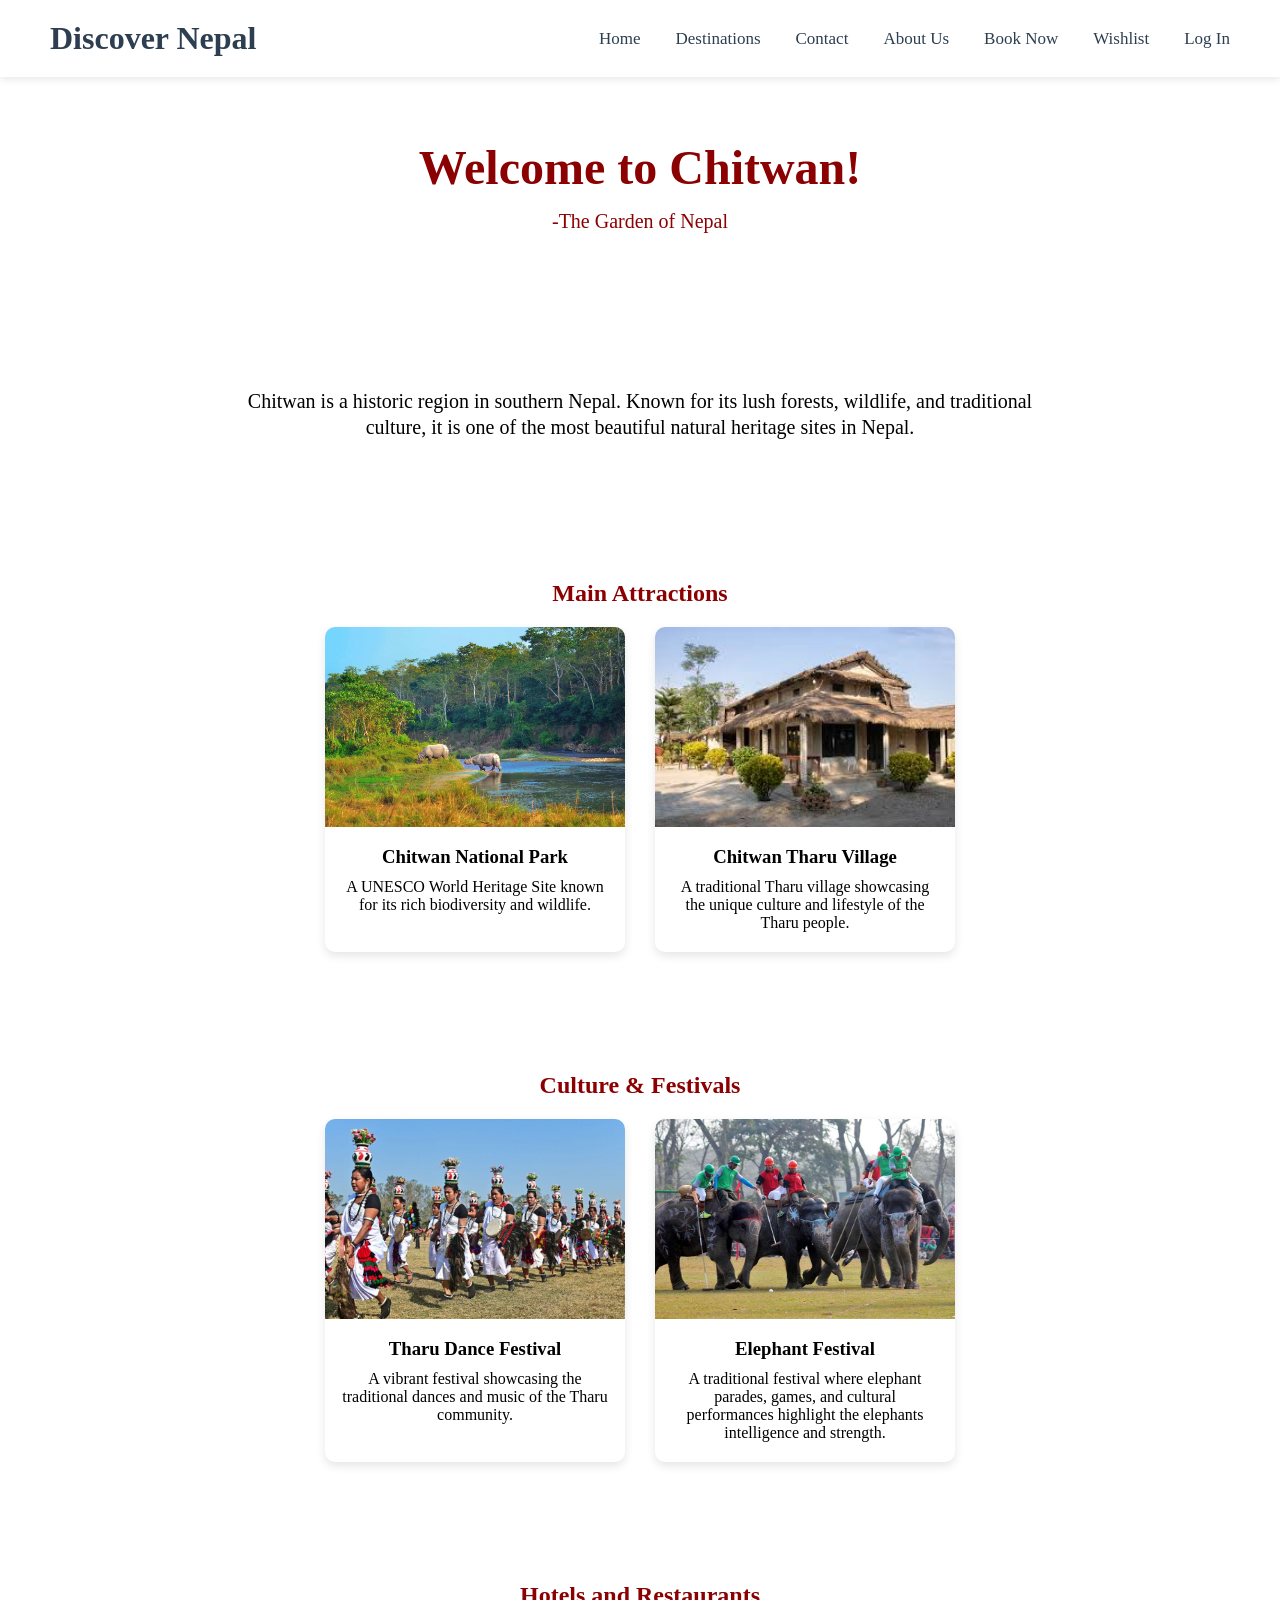
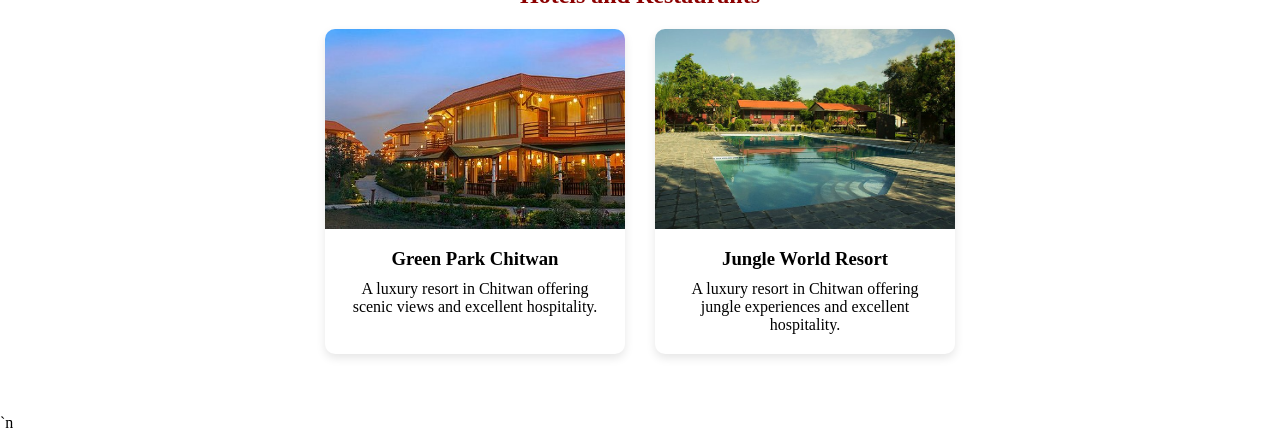
<file: FR/Paragraph/chitwan.html>
﻿<!DOCTYPE html>
<html lang="en">
<head>
    <meta charset="UTF-8">
    <title>Discover Nepal</title>
    <link rel="stylesheet" href="./style2.css">
</head>
<body>

<header>
    <nav class="navbar">
    <h1 class="logo">
        <a href="../index.html">Discover Nepal</a>
    </h1>
      <ul class="nav-links">
        <li><a href="../index.html">Home</a></li>
        <li><a href="../destinations.html">Destinations</a></li>
        <li><a href="../contact.html">Contact</a></li>
        <li><a href="../aboutus.html">About Us</a></li>
        <li><a href="../Booking.html">Book Now</a></li>
        <li><a href="../wishlist.html">Wishlist</a></li>
        <li id="auth-link-item"><a href="../login.html">Log In</a></li>
      </ul>
    </nav>
</header>

<section class="hero">
        <div class="hero-text">
            <h1>Welcome to Chitwan!</h1>
            <p>-The Garden of Nepal</p>
        </div>
    </section>
    
    <section class="about">
            <p>
                Chitwan is a historic region in southern Nepal.
                Known for its lush forests, wildlife, and traditional culture,
                it is one of the most beautiful natural heritage sites in Nepal.
            </p>
        </div>
    </section>

    <section class="attractions">
        <h2>Main Attractions</h2>
        <div class="cards">

            <div class="card">
                <img src="./images/chitwannationalpark.jpg" alt="Chitwan National Park">
                <h3>Chitwan National Park</h3>
                <p>A UNESCO World Heritage Site known for its rich biodiversity and wildlife.</p>
            </div>

            <div class="card">
                <img src="./images/chitwantharuvillage.jpg" alt="Chitwan Tharu Village">
                <h3>Chitwan Tharu Village</h3>
                <p>A traditional Tharu village showcasing the unique culture and lifestyle of the Tharu people.</p>
            </div>
        </div>
    </section>

    <section class="culture">
        <h2>Culture & Festivals</h2>
        <div class="cards">

            <div class="card">
                <img src="./images/tharudance.jpg" alt="Tharu Dance Festival">
                <h3>Tharu Dance Festival</h3>
                <p> A vibrant festival showcasing the traditional dances and music of the Tharu community.</p>
            </div>

            <div class="card">
                <img src="./images/elephantfestival.jpg" alt="Elephant Festival">
                <h3>Elephant Festival</h3>
                <p> A traditional festival where elephant parades, games, and cultural performances highlight the elephants intelligence and strength.</p>
            </div>
        </div>
    </section>

    <section class="Hotels">
        <h2>Hotels and Restaurants</h2>
        <div class="cards">

            <div class="card">
                <img src="./images/green-park-chitwan.jpg" alt="Green Park Chitwan">
                <h3>Green Park Chitwan</h3>
                <p> A luxury resort in Chitwan offering scenic views and excellent hospitality.</p>
            </div>

            <div class="card">
                <img src="./images/jungleworldresort.jpg" alt="Jungle World Resort">
                <h3>Jungle World Resort</h3>
                <p> A luxury resort in Chitwan offering jungle experiences and excellent hospitality.</p>
            </div>
        </div>
    </section>


<script src="../auth-system.js"></script>`n</body>
</html>
</file>
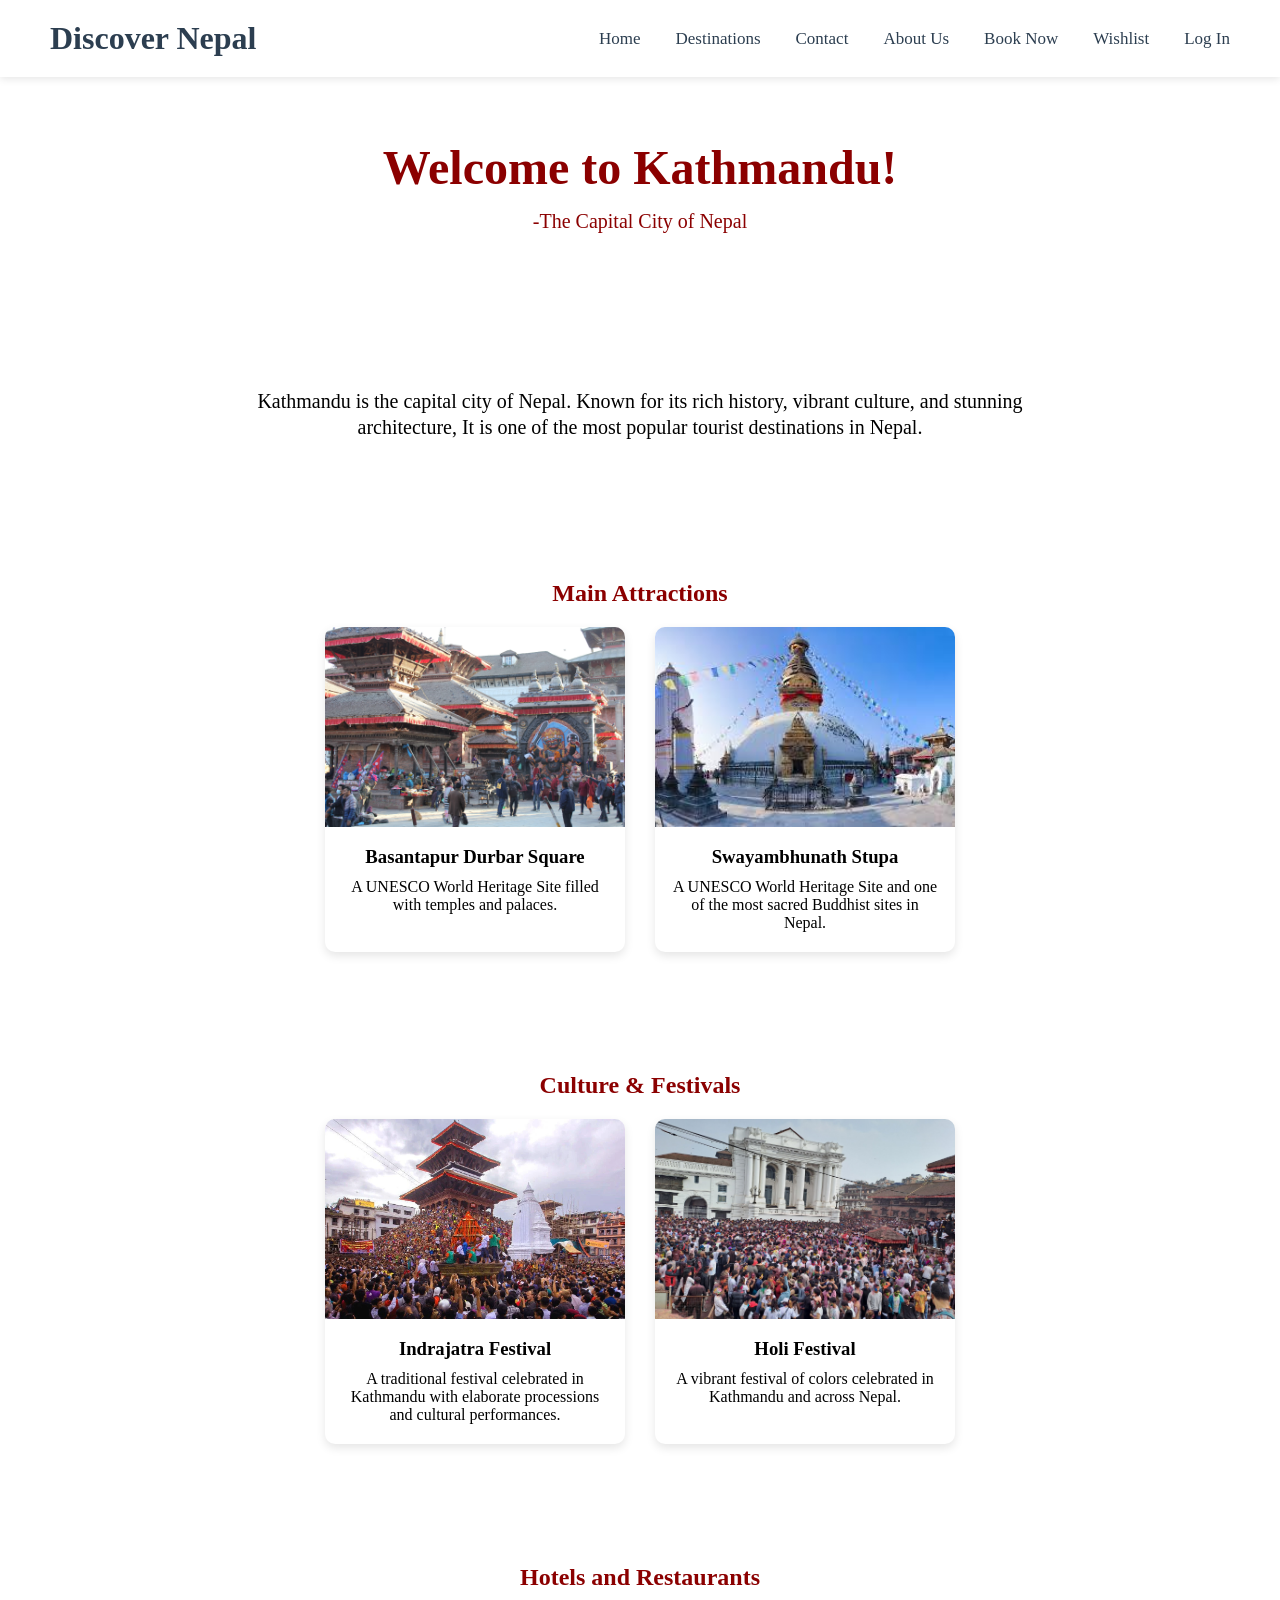
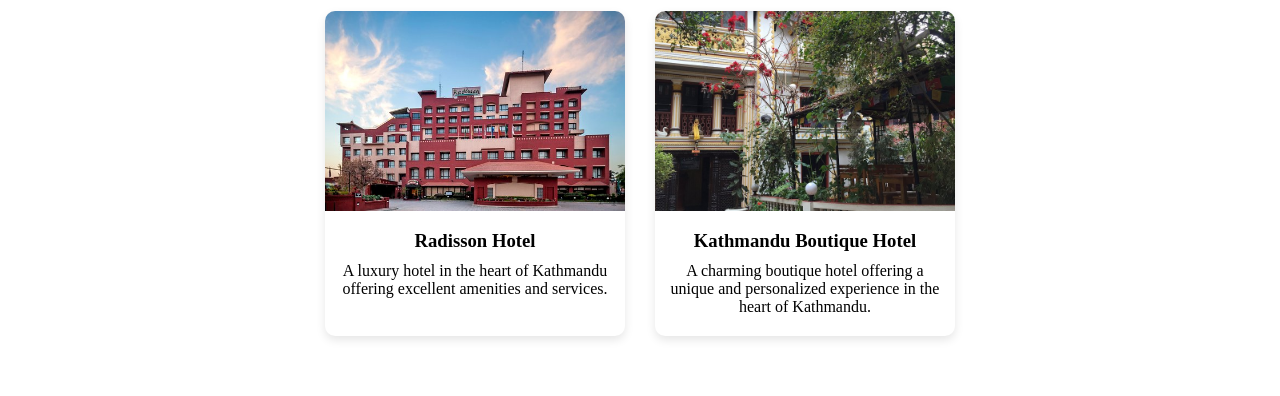
<file: FR/Paragraph/kathmandu.html>
﻿<!DOCTYPE html>

<html lang="en">
<head>
    <meta charset="UTF-8">
    <title>Discover Nepal</title>
    <link rel="stylesheet" href="./style2.css">
</head>
<body>

<header>
    <nav class="navbar">
    <h1 class="logo">
        <a href="../index.html">Discover Nepal</a>
    </h1>
      <ul class="nav-links">
        <li><a href="../index.html">Home</a></li>
        <li><a href="../destinations.html">Destinations</a></li>
        <li><a href="../contact.html">Contact</a></li>
        <li><a href="../aboutus.html">About Us</a></li>
        <li><a href="../Booking.html">Book Now</a></li>
        <li><a href="../wishlist.html">Wishlist</a></li>
        <li id="auth-link-item"><a href="../login.html">Log In</a></li>
      </ul>
    </nav>
</header>

<section class="hero">
        <div class="hero-text">
            <h1>Welcome to Kathmandu!</h1>
            <p>-The Capital City of Nepal</p>
        </div>
    </section>
    
    <section class="about">
            <p>
                Kathmandu is the capital city of Nepal.
                Known for its rich history, vibrant culture, and stunning architecture,
                It is one of the most popular tourist destinations in Nepal.
            </p>
        </div>
    </section>

    <section class="attractions">
        <h2>Main Attractions</h2>
        <div class="cards">

            <div class="card">
                <img src="./images/basantapurdurbarsquare.webp" alt="Basantapur Durbar Square">
                <h3>Basantapur Durbar Square</h3>
                <p>A UNESCO World Heritage Site filled with temples and palaces.</p>
            </div>

            <div class="card">
                <img src="./images/swaymbunath.jpg" alt="Swayambhunath Stupa">
                <h3>Swayambhunath Stupa</h3>
                <p>A UNESCO World Heritage Site and one of the most sacred Buddhist sites in Nepal.</p>
            </div>
        </div>
    </section>

    <section class="culture">
        <h2>Culture & Festivals</h2>
        <div class="cards">

            <div class="card">
                <img src="./images/indrajatra.webp" alt="Indrajatra Festival">
                <h3>Indrajatra Festival</h3>
                <p> A traditional festival celebrated in Kathmandu with elaborate processions and cultural performances.</p>
            </div>

            <div class="card">
                <img src="./images/Holi.jpg" alt="Holi Festival">
                <h3>Holi Festival</h3>
                <p> A vibrant festival of colors celebrated in Kathmandu and across Nepal.</p>
            </div>
        </div>
    </section>

    <section class="Hotels">
        <h2>Hotels and Restaurants</h2>
        <div class="cards">

            <div class="card">
                <img src="./images/radisson.jpg" alt="Radisson Hotel">
                <h3>Radisson Hotel</h3>
                <p> A luxury hotel in the heart of Kathmandu offering excellent amenities and services.</p>
            </div>

            <div class="card">
                <img src="./images/kathmanduboutiquehotel.jpg" alt="Kathmandu Boutique Hotel">
                <h3>Kathmandu Boutique Hotel</h3>
                <p> A charming boutique hotel offering a unique and personalized experience in the heart of Kathmandu.</p>
            </div>
        </div>
    </section>

<script src="../auth-system.js"></script>
</body>
</html>
</file>
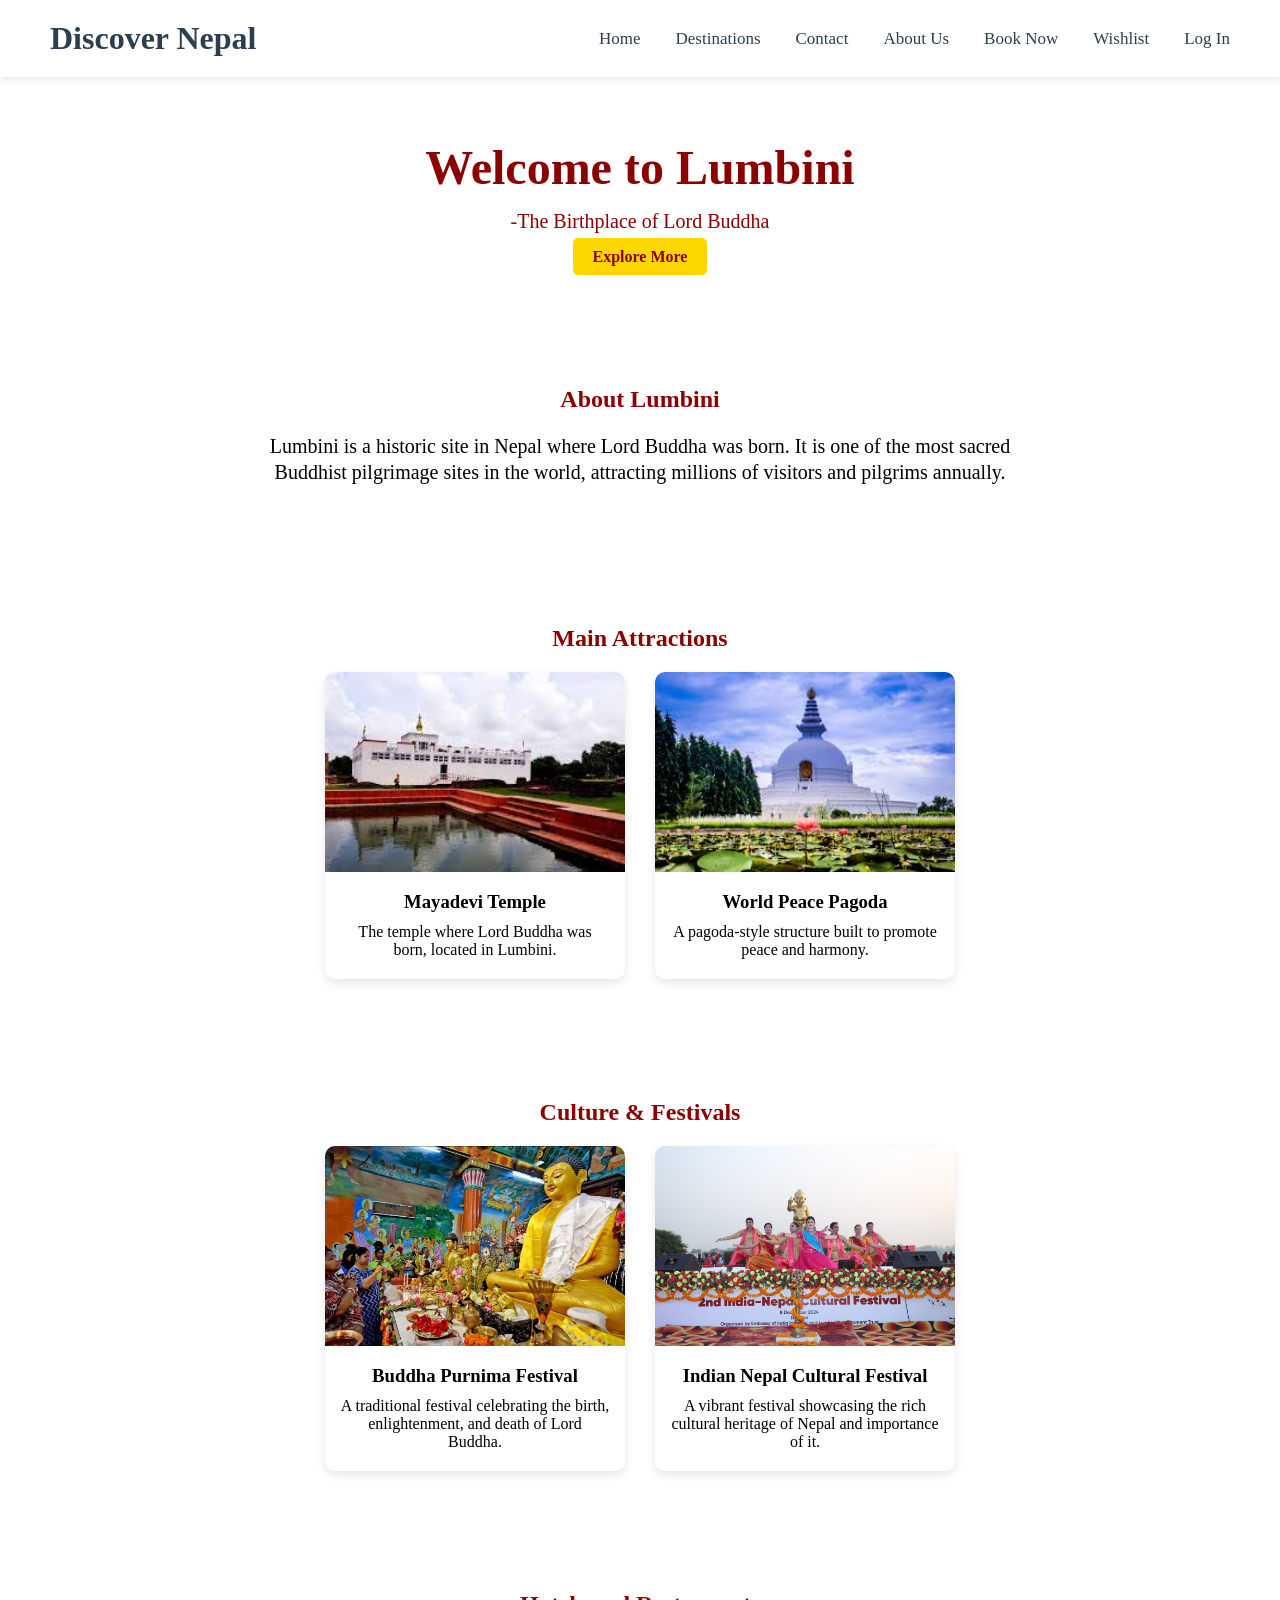
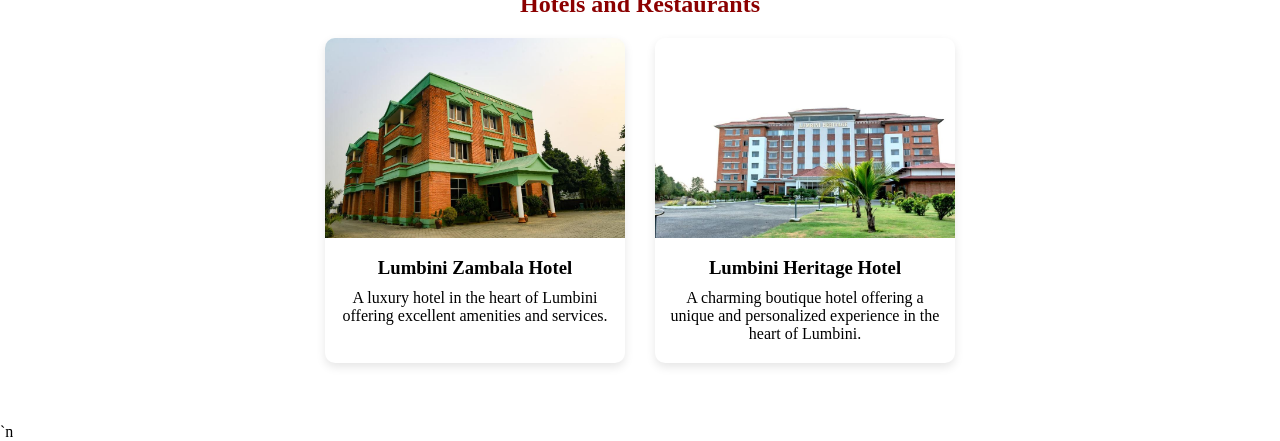
<file: FR/Paragraph/lumbini.html>
﻿<!DOCTYPE html>
<html lang="en">
<head>
    <meta charset="UTF-8">
    <title>Lumbini - Discover Nepal</title>
    <link rel="stylesheet" href="./style2.css">
</head>
<body>

<header>
    <nav class="navbar">
    <h1 class="logo">
        <a href="../index.html">Discover Nepal</a>
    </h1>
      <ul class="nav-links">
        <li><a href="../index.html">Home</a></li>
        <li><a href="../destinations.html">Destinations</a></li>
        <li><a href="../contact.html">Contact</a></li>
        <li><a href="../aboutus.html">About Us</a></li>
        <li><a href="../Booking.html">Book Now</a></li>
        <li><a href="../wishlist.html">Wishlist</a></li>
        <li id="auth-link-item"><a href="../login.html">Log In</a></li>
      </ul>
    </nav>
</header>
<section class="hero">
        <div class="hero-text">
            <h1>Welcome to Lumbini</h1>
            <p>-The Birthplace of Lord Buddha</p>
            <a href="#" class="btn">Explore More</a>
        </div>
    </section>

    <section class="about">
        <h2>About Lumbini</h2>
        <p>
            Lumbini is a historic site in Nepal where Lord Buddha was born.
            It is one of the most sacred Buddhist pilgrimage sites in the world,
            attracting millions of visitors and pilgrims annually.
        </p>
    </section>

    <section class="attractions">
        <h2>Main Attractions</h2>
        <div class="cards">

            <div class="card">
                <img src="./images/mayadevitemple.jpg" alt="Mayadevi Temple">
                <h3>Mayadevi Temple</h3>
                <p>The temple where Lord Buddha was born, located in Lumbini.</p>
            </div>

            <div class="card">
                <img src="./images/worldpeacepagoda.jpg" alt="World Peace Pagoda">
                <h3>World Peace Pagoda</h3>
                <p>A pagoda-style structure built to promote peace and harmony.</p>
            </div>
    </section>

   <section class="culture">
        <h2>Culture & Festivals</h2>
        <div class="cards">

            <div class="card">
                <img src="./images/buddhapurnima.png" alt="Buddha Purnima Festival">
                <h3>Buddha Purnima Festival</h3>
                <p> A traditional festival celebrating the birth, enlightenment, and death of Lord Buddha.</p>
            </div>

            <div class="card">
                <img src="./images/indianepalculturalfestival.jpg" alt="Cultural Festival">
                <h3>Indian Nepal Cultural Festival</h3>
                <p> A vibrant festival showcasing the rich cultural heritage of Nepal and importance of it.</p>
            </div>
        </div>
    </section>

    <section class="Hotels">
        <h2>Hotels and Restaurants</h2>
        <div class="cards">

            <div class="card">
                <img src="./images/lumbiniZambalahotel.jpg" alt="Lumbini Zambala Hotel">
                <h3>Lumbini Zambala Hotel</h3>
                <p> A luxury hotel in the heart of Lumbini offering excellent amenities and services.</p>
            </div>

            <div class="card">
                <img src="./images/Heritagelumbinihotel.jpg" alt="Lumbini Heritage Hotel">
                <h3>Lumbini Heritage Hotel</h3>
                <p> A charming boutique hotel offering a unique and personalized experience in the heart of Lumbini.</p>
            </div>
        </div>
    </section>


<script src="../auth-system.js"></script>`n</body>
</html>
</file>
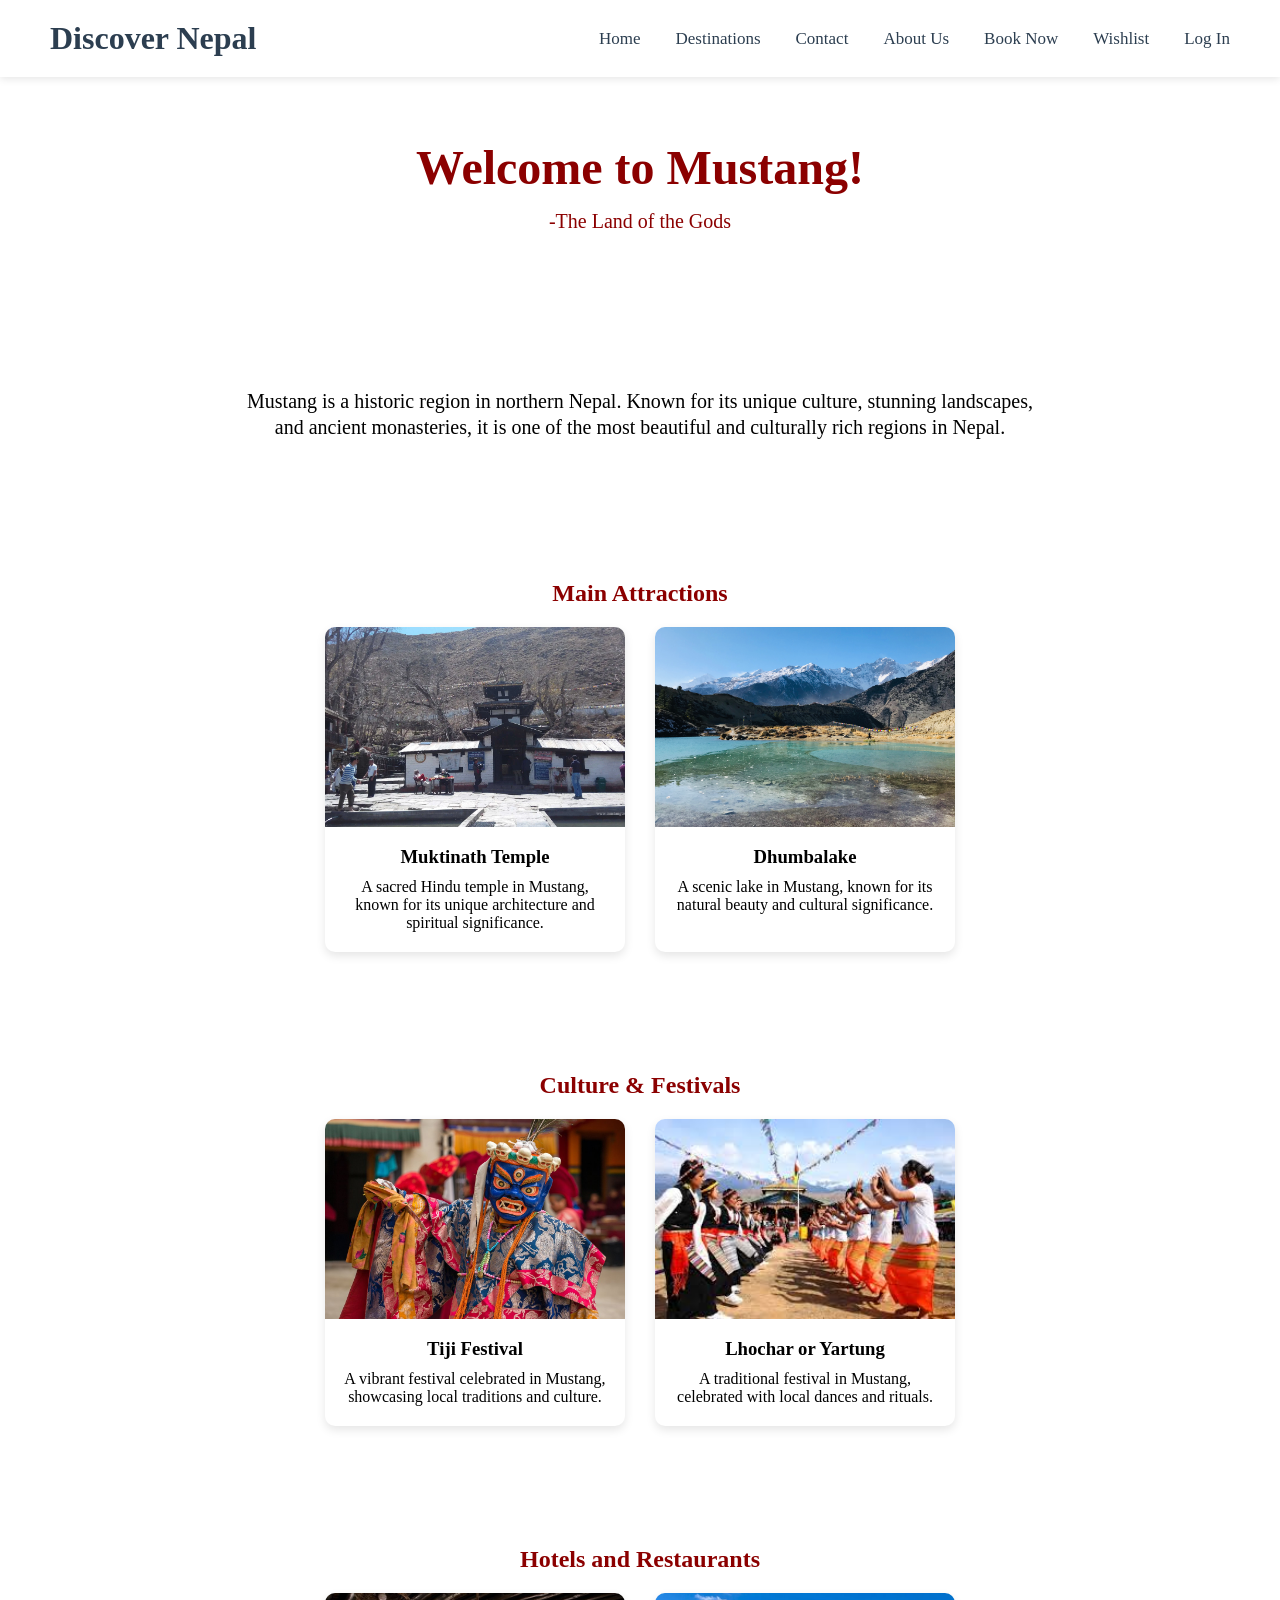
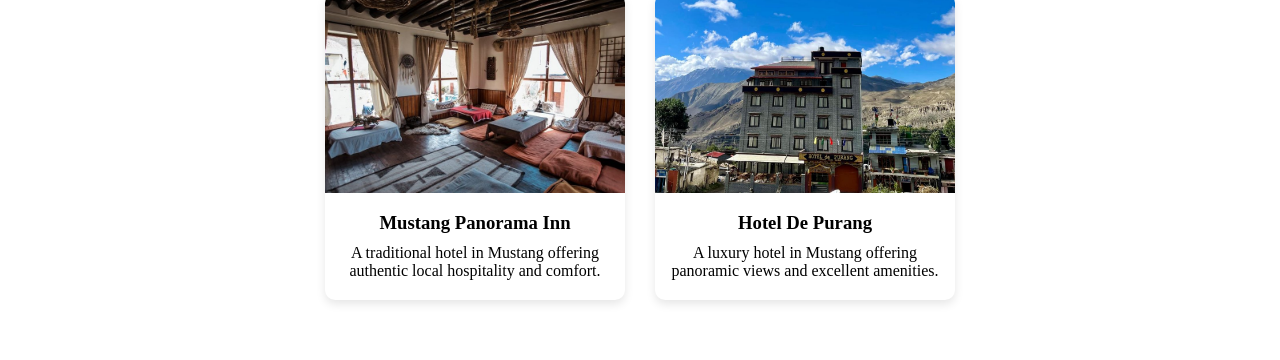
<file: FR/Paragraph/mustang.html>
﻿<!DOCTYPE html>
<html lang="en">
<head>
    <meta charset="UTF-8">
    <title>Discover Nepal</title>
    <link rel="stylesheet" href="./style2.css">
</head>
<body>

<header>
    <nav class="navbar">
    <h1 class="logo">
        <a href="../index.html">Discover Nepal</a>
    </h1>
      <ul class="nav-links">
        <li><a href="../index.html">Home</a></li>
        <li><a href="../destinations.html">Destinations</a></li>
        <li><a href="../contact.html">Contact</a></li>
        <li><a href="../aboutus.html">About Us</a></li>
        <li><a href="../Booking.html">Book Now</a></li>
        <li><a href="../wishlist.html">Wishlist</a></li>
        <li id="auth-link-item"><a href="../login.html">Log In</a></li>
      </ul>
    </nav>
</header>

<section class="hero">
        <div class="hero-text">
            <h1>Welcome to Mustang!</h1>
            <p>-The Land of the Gods</p>
        </div>
    </section>
    
    <section class="about">
            <p>
                Mustang is a historic region in northern Nepal.
                Known for its unique culture, stunning landscapes, and ancient monasteries,
                it is one of the most beautiful and culturally rich regions in Nepal.
            </p>
        </div>
    </section>

    <section class="attractions">
        <h2>Main Attractions</h2>
        <div class="cards">
            <div class="card">
                <img src="./images/muktinathtemple.webp" alt="Muktinath Temple">
                <h3>Muktinath Temple</h3>
                <p>A sacred Hindu temple in Mustang, known for its unique architecture and spiritual significance.</p>
            </div>

            <div class="card">
                <img src="./images/dhumbalake.jpg" alt="Dhumbalake">
                <h3>Dhumbalake</h3>
                <p>A scenic lake in Mustang, known for its natural beauty and cultural significance.</p>
            </div>
            
        </div>
    </section>

    <section class="culture">
        <h2>Culture & Festivals</h2>
        <div class="cards">
            <div class="card">
                <img src="./images/tijifestival.jpg" alt="Tiji Festival">
                <h3>Tiji Festival</h3>
                <p>A vibrant festival celebrated in Mustang, showcasing local traditions and culture.</p>
            </div>

            <div class="card">
                <img src="./images/lhocharoryartung.jpg" alt="Lhochar or Yartung">
                <h3>Lhochar or Yartung</h3>
                <p>A traditional festival in Mustang, celebrated with local dances and rituals.</p>
            </div>
        </div>
    </section>

    <section class="Hotels">
        <h2>Hotels and Restaurants</h2>
        <div class="cards">

            <div class="card">
                <img src="./images/mustang-panorama-inn.jpg" alt="Mustang Panorama Inn">
                <h3>Mustang Panorama Inn</h3>
                <p>A traditional hotel in Mustang offering authentic local hospitality and comfort.</p>
            </div>

            <div class="card">
                <img src="./images/hoteldepurang.jpg" alt="Hotel De Purang">
                <h3>Hotel De Purang</h3>
                <p>A luxury hotel in Mustang offering panoramic views and excellent amenities.</p>
            </div>
        </div>
    </section>

<script src="../auth-system.js"></script>
</body>
</html>
</file>
<file: FR/style.css>
* {
    margin: 0;
    padding: 0;
    box-sizing: border-box;
    font-family: 'Segoe UI', Tahoma, Geneva, Verdana, sans-serif;
}   

.navbar {
    height: 90px;
    display: flex;
    justify-content: space-between;
    align-items: center;
    padding: 20px 50px;
    position: fixed;
    width: 100%;
    top: 0;
    left: 0;
    z-index: 10;
    background: white;
    box-shadow: 0 2px 8px rgba(0, 0, 0, 0.1);
}

.logo a{
    text-decoration: none;
    font-size: 32px;
    font-weight: 700;
    color: #2c3e50;
    letter-spacing: 1px;
    transition: color 0.3s ease;
}

.logo a:hover {
    color: #d4a574;
}

.nav-links {
    list-style: none;
    display: flex;
    gap: 35px;
}

.nav-links li a {
    text-decoration: none;
    color: #2c3e50;
    font-size: 17px;
    font-weight: 500;
    border-bottom: 2px solid transparent;
    padding-bottom: 5px;
    transition: all 0.3s ease;
}

.nav-links li a:hover {
    color: #d4a574;
    border-bottom: 2px solid #d4a574;
}
 .card a {
    color: #2c3e50;
    text-decoration: none;
    font-size: 20px;
    font-weight: 600;
    display: block;
    margin-top: 15px;
    transition: color 0.3s ease;
}

.card a:hover {
    color: #d4a574;
}

.hero {
    height: 100vh;
    background: url(./Images/nepal.jpg) no-repeat center center/cover;
    display: flex;
    justify-content: center;
    align-items: center;
    text-align: center;
    position: relative;
    margin-top: 80px;
}

.hero::before {
    content: '';
    position: absolute;
    top: 0;
    left: 0;
    right: 0;
    bottom: 0;
    background: rgba(0, 0, 0, 0.35);
}
   
.hero-text {
    color: white;
    font-size: 56px;
    font-weight: 700;
    animation: popUp 1s ease-out;
    text-shadow: 3px 3px 6px rgba(0, 0, 0, 0.4);
    letter-spacing: 2px;
    position: relative;
    z-index: 2;
}

@keyframes popUp {
    0% {
        opacity: 0;
        transform: translateY(50px);
    }
    100% {
        opacity: 1;
        transform: translateY(0);
    }
}

section {
    text-align: center;
    padding: 60px 30px;
}

section h2 {
    font-size: 42px;
    color: #2c3e50;
    margin-bottom: 40px;
    font-weight: 700;
}

.cards {
    display: flex;
    justify-content: center;
    flex-wrap: wrap;
    gap: 25px;
}

.card {
    width: 280px;
    border-radius: 12px;
    overflow: hidden;
    box-shadow: 0 8px 16px rgba(0, 0, 0, 0.12);
    background: white;
    transition: all 0.35s ease;
    border: 1px solid #e8e8e8;
}

.card:hover {
    box-shadow: 0 16px 32px rgba(0, 0, 0, 0.18);
    transform: translateY(-8px);
}

.card img {
    width: 100%;
    height: 160px;
    object-fit: cover;
}

@media (max-width: 768px) {
    .navbar {
        flex-direction: column;
        padding: 15px 20px;
        gap: 15px;
        position: fixed;
    }

    .logo a {
        font-size: 26px;
    }

    .nav-links {
        gap: 15px;
        flex-wrap: wrap;
        justify-content: center;
    }

    .nav-links li a {
        font-size: 15px;
    }

    .hero-text {
        font-size: 36px;
    }

    section {
        padding: 40px 20px;
    }

    section h2 {
        font-size: 32px;
        margin-bottom: 30px;
    }

    .cards {
        flex-direction: column;
        align-items: center;
        gap: 20px;
    }

    .card {
        width: 100%;
        max-width: 280px;
    }

    .contact-form {
        padding: 25px;
        gap: 15px;
    }

    .contact-form button {
        padding: 12px 24px;
        font-size: 15px;
    }
}

/* contact page form styling */
.contact-form {
    max-width: 600px;
    margin: 0 auto;
    display: flex;
    flex-direction: column;
    gap: 18px;
    background: #f8f9fa;
    padding: 40px;
    border-radius: 12px;
    box-shadow: 0 4px 12px rgba(0, 0, 0, 0.08);
}

section.contact h2 {
    margin-bottom: 30px;
}

.contact-form input,
.contact-form textarea {
    padding: 14px 16px;
    font-size: 16px;
    border: 2px solid #e0e0e0;
    border-radius: 8px;
    font-family: 'Segoe UI', Tahoma, Geneva, Verdana, sans-serif;
    transition: all 0.3s ease;
    background: white;
}

.contact-form input:focus,
.contact-form textarea:focus {
    outline: none;
    border-color: #d4a574;
    box-shadow: 0 0 0 3px rgba(212, 165, 116, 0.1);
}

.contact-form button {
    padding: 14px 32px;
    font-size: 17px;
    font-weight: 600;
    border: none;
    background: #d4a574;
    color: white;
    cursor: pointer;
    border-radius: 8px;
    transition: all 0.3s ease;
    text-transform: uppercase;
    letter-spacing: 0.5px;
}

.contact-form button:hover {
    background: #c1934f;
    box-shadow: 0 8px 20px rgba(212, 165, 116, 0.3);
    transform: translateY(-2px);
}

.contact-form button:active {
    transform: translateY(0);
}

/* Card Image Container with Heart Button */
.card-image-container {
    position: relative;
    display: inline-block;
    width: 100%;
    overflow: hidden;
}

.card-image-container img {
    width: 100%;
    height: 160px;
    display: block;
    object-fit: cover;
}

.heart-btn {
    position: absolute;
    top: 12px;
    right: 12px;
    background: white;
    border: none;
    font-size: 22px;
    border-radius: 50%;
    width: 44px;
    height: 44px;
    cursor: pointer;
    display: flex;
    align-items: center;
    justify-content: center;
    transition: all 0.3s ease;
    box-shadow: 0 4px 12px rgba(0, 0, 0, 0.15);
}

.heart-btn:hover {
    transform: scale(1.15);
    box-shadow: 0 6px 16px rgba(0, 0, 0, 0.2);
}

.heart-btn.active {
    color: #e74c3c;
}

.card:hover .heart-btn {
    background: #f0f0f0;
}
</file>
<file: FR/style2.css>
* {
    margin: 0;
    padding: 0;
    box-sizing: border-box;
    font-family: 'Segoe UI', Tahoma, Geneva, Verdana, sans-serif;
}   
    
.navbar {
    height: 90px;
    display: flex;
    justify-content: space-between;
    align-items: center;
    padding: 20px 50px;
    position: fixed;
    width: 100%;
    top: 0;
    left: 0;
    z-index: 10;
    background: white;
    box-shadow: 0 2px 8px rgba(0, 0, 0, 0.1);
}

.logo a{
    text-decoration: none;
    font-size: 32px;
    font-weight: 700;
    color: #2c3e50;
    letter-spacing: 1px;
    transition: color 0.3s ease;
}

.logo a:hover {
    color: #d4a574;
}

.nav-links {
    list-style: none;
    display: flex;
    gap: 35px;
}

.nav-links li a {
    text-decoration: none;
    color: #2c3e50;
    font-size: 17px;
    font-weight: 500;
    border-bottom: 2px solid transparent;
    padding-bottom: 5px;
    transition: all 0.3s ease;
}

.nav-links li a:hover {
    color: #d4a574;
    border-bottom: 2px solid #d4a574;
}

/* Page Hero Section with Background */
.page-hero {
    height: 350px;
    background: url(./Images/nepal.jpg) no-repeat center center/cover;
    display: flex;
    justify-content: center;
    align-items: center;
    text-align: center;
    position: relative;
    margin-top: 80px;
}

.hero-overlay {
    position: absolute;
    top: 0;
    left: 0;
    right: 0;
    bottom: 0;
    background: rgba(44, 62, 80, 0.65);
    z-index: 1;
}

.hero-content {
    position: relative;
    z-index: 2;
    color: white;
}

.page-hero h1 {
    font-size: 52px;
    font-weight: 700;
    margin-bottom: 12px;
    letter-spacing: 2px;
    text-shadow: 3px 3px 6px rgba(0, 0, 0, 0.4);
}

.page-hero p {
    font-size: 20px;
    font-weight: 500;
    text-shadow: 2px 2px 4px rgba(0, 0, 0, 0.4);
    letter-spacing: 0.5px;
}

section {
    text-align: center;
    padding: 60px 30px;
    background: #fff;
}

.featured {
    margin-top: 80px;
}

.booking {
    margin-top: 80px;
}

section h2 {
    font-size: 42px;
    color: #2c3e50;
    margin-bottom: 40px;
    font-weight: 700;
}

.cards {
    display: flex;
    justify-content: center;
    flex-wrap: wrap;
    gap: 25px;
}

.card {
    width: 280px;
    border-radius: 12px;
    overflow: hidden;
    box-shadow: 0 8px 16px rgba(0, 0, 0, 0.12);
    background: white;
    transition: all 0.35s ease;
    border: 1px solid #e8e8e8;
}

.card:hover {
    box-shadow: 0 16px 32px rgba(0, 0, 0, 0.18);
    transform: translateY(-8px);
}

 .card a {
    color: #2c3e50;
    text-decoration: none;
    font-size: 20px;
    font-weight: 600;
    display: block;
    padding: 15px;
    transition: color 0.3s ease;
}

.card a:hover {
    color: #d4a574;
}

.card img {
    width: 100%;
    height: 160px;
    object-fit: cover;
}

/* Wrapper styles for contact and login sections */
.contact-wrapper,
.login-wrapper {
    max-width: 700px;
    margin: 0 auto;
}

.contact-wrapper h2,
.login-wrapper h2 {
    font-size: 36px;
    color: #2c3e50;
    margin-bottom: 35px;
    font-weight: 700;
    text-align: center;
}

/* contact page form styling */
.contact-form {
    max-width: 600px;
    margin: 0 auto;
    display: flex;
    flex-direction: column;
    gap: 18px;
    background: #f8f9fa;
    padding: 40px;
    border-radius: 12px;
    box-shadow: 0 4px 12px rgba(0, 0, 0, 0.08);
}

section.contact h2 {
    margin-bottom: 30px;
}

section.contact {
    margin-top: 80px;
}

section.login {
    margin-top: 80px;
}

.contact-form input,
.contact-form textarea {
    padding: 14px 16px;
    font-size: 16px;
    border: 2px solid #e0e0e0;
    border-radius: 8px;
    font-family: 'Segoe UI', Tahoma, Geneva, Verdana, sans-serif;
    transition: all 0.3s ease;
    background: white;
}

.contact-form input:focus,
.contact-form textarea:focus {
    outline: none;
    border-color: #d4a574;
    box-shadow: 0 0 0 3px rgba(212, 165, 116, 0.1);
}

.contact-form button {
    padding: 14px 32px;
    font-size: 17px;
    font-weight: 600;
    border: none;
    background: #d4a574;
    color: white;
    cursor: pointer;
    border-radius: 8px;
    transition: all 0.3s ease;
    text-transform: uppercase;
    letter-spacing: 0.5px;
}

.contact-form button:hover {
    background: #c1934f;
    box-shadow: 0 8px 20px rgba(212, 165, 116, 0.3);
    transform: translateY(-2px);
}

.contact-form button:active {
    transform: translateY(0);
}

/* login/booking page reuse same form styling */
.login-form,
.booking-form {
    max-width: 500px;
    margin: 0 auto;
    display: flex;
    flex-direction: column;
    gap: 18px;
    background: #f8f9fa;
    padding: 40px;
    border-radius: 12px;
    box-shadow: 0 4px 12px rgba(0, 0, 0, 0.08);
}

/* for smaller forms such as login */
.login-form input,
.booking-form input,
.booking-form textarea {
    padding: 14px 16px;
    font-size: 16px;
    border: 2px solid #e0e0e0;
    border-radius: 8px;
    font-family: 'Segoe UI', Tahoma, Geneva, Verdana, sans-serif;
    transition: all 0.3s ease;
    background: white;
}

.login-form input:focus,
.booking-form input:focus,
.booking-form textarea:focus {
    outline: none;
    border-color: #d4a574;
    box-shadow: 0 0 0 3px rgba(212, 165, 116, 0.1);
}

.booking-form textarea {
    resize: vertical;
    min-height: 110px;
}

.login-form button,
.booking-form button {
    padding: 14px 32px;
    font-size: 17px;
    font-weight: 600;
    border: none;
    background: #d4a574;
    color: white;
    cursor: pointer;
    border-radius: 8px;
    transition: all 0.3s ease;
    text-transform: uppercase;
    letter-spacing: 0.5px;
}

.login-form button:hover,
.booking-form button:hover {
    background: #c1934f;
    box-shadow: 0 8px 20px rgba(212, 165, 116, 0.3);
    transform: translateY(-2px);
}

.login-form button:active,
.booking-form button:active {
    transform: translateY(0);
}

/* Login page specific styling */
.no-account,
.have-account {
    text-align: center;
    margin-top: 20px;
    font-size: 14px;
    color: #666;
}

.no-account a,
.have-account a {
    color: #d4a574;
    text-decoration: none;
    font-weight: 600;
    transition: all 0.3s ease;
}

.no-account a:hover,
.have-account a:hover {
    color: #c1934f;
    text-decoration: underline;
}

.signup-form {
    display: none;
}

#signup-section.show .signup-form {
    display: flex;
}

.signup-form {
    max-width: 500px;
    margin: 0 auto;
    display: flex;
    flex-direction: column;
    gap: 18px;
    background: #f8f9fa;
    padding: 40px;
    border-radius: 12px;
    box-shadow: 0 4px 12px rgba(0, 0, 0, 0.08);
}

.signup-form input {
    padding: 14px 16px;
    font-size: 16px;
    border: 2px solid #e0e0e0;
    border-radius: 8px;
    font-family: 'Segoe UI', Tahoma, Geneva, Verdana, sans-serif;
    transition: all 0.3s ease;
    background: white;
}

.signup-form input:focus {
    outline: none;
    border-color: #d4a574;
    box-shadow: 0 0 0 3px rgba(212, 165, 116, 0.1);
}

.signup-form button {
    padding: 14px 32px;
    font-size: 17px;
    font-weight: 600;
    border: none;
    background: #d4a574;
    color: white;
    cursor: pointer;
    border-radius: 8px;
    transition: all 0.3s ease;
    text-transform: uppercase;
    letter-spacing: 0.5px;
}

.signup-form button:hover {
    background: #c1934f;
    box-shadow: 0 8px 20px rgba(212, 165, 116, 0.3);
    transform: translateY(-2px);
}

/* Card Image Container with Heart Button */
.card-image-container {
    position: relative;
    display: inline-block;
    width: 100%;
    overflow: hidden;
}

.card-image-container img {
    width: 100%;
    height: 160px;
    display: block;
    object-fit: cover;
}

.heart-btn {
    position: absolute;
    top: 12px;
    right: 12px;
    background: white;
    border: none;
    font-size: 22px;
    border-radius: 50%;
    width: 44px;
    height: 44px;
    cursor: pointer;
    display: flex;
    align-items: center;
    justify-content: center;
    transition: all 0.3s ease;
    box-shadow: 0 4px 12px rgba(0, 0, 0, 0.15);
}

.heart-btn:hover {
    transform: scale(1.15);
    box-shadow: 0 6px 16px rgba(0, 0, 0, 0.2);
}

.heart-btn.active {
    color: #e74c3c;
}

.card:hover .heart-btn {
    background: #f0f0f0;
}

@media (max-width: 768px) {
    .navbar {
        flex-direction: column;
        padding: 15px 20px;
        gap: 15px;
    }

    .nav-links {
        gap: 15px;
    }

    .page-hero {
        height: 280px;
        margin-top: 60px;
    }

    .page-hero h1 {
        font-size: 36px;
        margin-bottom: 8px;
    }

    .page-hero p {
        font-size: 16px;
    }

    section {
        padding: 40px 20px;
    }

    section h2 {
        font-size: 32px;
        margin-bottom: 30px;
    }

    .cards {
        flex-direction: column;
        align-items: center;
    }

    .contact-form,
    .login-form,
    .booking-form,
    .signup-form {
        padding: 25px;
        gap: 15px;
    }
}
</file>
<file: FR/aboutus-style.css>
/* About Us Page Styles */

.aboutus-hero {
    height: 400px;
    background: url(./Images/nepal.jpg) no-repeat center center/cover;
    display: flex;
    justify-content: center;
    align-items: center;
    text-align: center;
    position: relative;
    margin-top: 80px;
}

.aboutus-hero::before {
    content: '';
    position: absolute;
    top: 0;
    left: 0;
    right: 0;
    bottom: 0;
    background: rgba(44, 62, 80, 0.65);
    z-index: 1;
}

.hero-overlay {
    color: white;
    z-index: 2;
}

.aboutus-hero h1 {
    font-size: 56px;
    font-weight: 700;
    margin-bottom: 15px;
    letter-spacing: 2px;
    text-shadow: 3px 3px 6px rgba(0, 0, 0, 0.4);
}

.aboutus-hero p {
    font-size: 22px;
    font-weight: 500;
    text-shadow: 2px 2px 4px rgba(0, 0, 0, 0.4);
    letter-spacing: 0.5px;
}

.about-content {
    background: #fff;
    padding: 60px 20px;
}

.about-container {
    max-width: 1000px;
    margin: 0 auto;
}

.about-section {
    margin-bottom: 60px;
    animation: fadeInUp 0.8s ease-out;
}

@keyframes fadeInUp {
    from {
        opacity: 0;
        transform: translateY(30px);
    }
    to {
        opacity: 1;
        transform: translateY(0);
    }
}

.about-section h2 {
    font-size: 36px;
    color: #2c3e50;
    margin-bottom: 25px;
    font-weight: 700;
    border-bottom: 3px solid #d4a574;
    padding-bottom: 15px;
    display: inline-block;
}

.about-section p {
    font-size: 16px;
    line-height: 1.8;
    color: #555;
    margin-bottom: 15px;
    text-align: justify;
}

.features-list {
    display: grid;
    grid-template-columns: repeat(auto-fit, minmax(250px, 1fr));
    gap: 25px;
    margin-top: 30px;
}

.feature-item {
    background: #f8f9fa;
    padding: 30px;
    border-radius: 12px;
    border-left: 4px solid #d4a574;
    transition: all 0.3s ease;
    box-shadow: 0 4px 8px rgba(0, 0, 0, 0.08);
}

.feature-item:hover {
    transform: translateY(-8px);
    box-shadow: 0 12px 24px rgba(0, 0, 0, 0.12);
}

.feature-item h3 {
    font-size: 20px;
    color: #2c3e50;
    margin-bottom: 12px;
    font-weight: 600;
}

.feature-item p {
    font-size: 15px;
    color: #666;
    line-height: 1.6;
    margin: 0;
    text-align: left;
}

.reasons-list {
    list-style: none;
    padding: 0;
    margin-top: 20px;
}

.reasons-list li {
    font-size: 16px;
    line-height: 1.8;
    color: #555;
    padding: 15px 0;
    padding-left: 40px;
    position: relative;
    border-bottom: 1px solid #e8e8e8;
}

.reasons-list li:before {
    content: '✓';
    position: absolute;
    left: 0;
    color: #d4a574;
    font-weight: 700;
    font-size: 20px;
}

.reasons-list li:last-child {
    border-bottom: none;
}

.reasons-list strong {
    color: #2c3e50;
}

.contact-cta {
    background: #f8f9fa;
    padding: 40px;
    border-radius: 12px;
    text-align: center;
    border: 2px solid #e8e8e8;
    margin-top: 50px;
}

.contact-cta h2 {
    border: none;
    padding: 0;
    display: block;
    margin-bottom: 20px;
}

.contact-cta p {
    text-align: center;
    margin-bottom: 30px;
    font-size: 17px;
}

.cta-button {
    display: inline-block;
    background-color: #d4a574;
    color: white;
    padding: 14px 40px;
    border-radius: 8px;
    text-decoration: none;
    font-size: 16px;
    font-weight: 600;
    transition: all 0.3s ease;
    text-transform: uppercase;
    letter-spacing: 0.5px;
}

.cta-button:hover {
    background-color: #c1934f;
    box-shadow: 0 8px 20px rgba(212, 165, 116, 0.3);
    transform: translateY(-2px);
}

footer {
    background-color: #2c3e50;
    color: white;
    text-align: center;
    padding: 25px 20px;
    margin-top: 50px;
    font-weight: 500;
    letter-spacing: 0.5px;
}

/* Responsive Design */
@media (max-width: 768px) {
    .aboutus-hero {
        height: 300px;
        margin-top: 60px;
    }

    .aboutus-hero h1 {
        font-size: 36px;
        margin-bottom: 10px;
    }

    .aboutus-hero p {
        font-size: 18px;
    }

    .about-content {
        padding: 40px 20px;
    }

    .about-section {
        margin-bottom: 40px;
    }

    .about-section h2 {
        font-size: 28px;
        margin-bottom: 20px;
    }

    .about-section p {
        font-size: 15px;
        text-align: left;
    }

    .features-list {
        grid-template-columns: 1fr;
        gap: 20px;
    }

    .feature-item {
        padding: 25px;
    }

    .reasons-list li {
        padding-left: 35px;
        font-size: 15px;
        padding: 12px 0;
        padding-left: 35px;
    }

    .contact-cta {
        padding: 30px;
    }
}
</file>
<file: FR/admin.css>
:root {
    --background: #f8fafc;
    --surface: #ffffff;
    --surface-alt: #f1f5f9;
    --border: #dbe3ec;
    --text: #0f172a;
    --muted: #475569;
    --primary: #0f766e;
    --primary-strong: #115e59;
    --danger: #be123c;
    --ring: rgba(15, 118, 110, 0.28);
    --shadow-soft: 0 8px 24px rgba(15, 23, 42, 0.06);
    --shadow-float: 0 20px 46px rgba(15, 23, 42, 0.15);
    --radius: 14px;
}

* {
    box-sizing: border-box;
}

body {
    margin: 0;
    min-height: 100vh;
    color: var(--text);
    background:
        radial-gradient(circle at 14% 18%, rgba(15, 118, 110, 0.12), transparent 44%),
        radial-gradient(circle at 86% 10%, rgba(234, 179, 8, 0.1), transparent 36%),
        linear-gradient(180deg, #f8fafc 0%, #f1f5f9 100%);
    font-family: 'Manrope', 'Segoe UI', sans-serif;
}


.navbar {
    height: 90px;
    display: flex;
    justify-content: space-between;
    align-items: center;
    padding: 20px 50px;
    position: fixed;
    width: 100%;
    top: 0;
    left: 0;
    z-index: 10;
    background: white;
    box-shadow: 0 2px 8px rgba(0, 0, 0, 0.1);
}

.logo a {
  text-decoration: none;
    font-size: 32px;
    font-weight: 700;
    color: #2c3e50;
    letter-spacing: 1px;
    transition: color 0.3s ease;
}

.logo a:hover {
    color: #d4a574;
}
.nav-links {
      list-style: none;
    display: flex;
    gap: 35px;
}

.nav-links li a {
    text-decoration: none;
    color: #2c3e50;
    font-size: 17px;
    font-weight: 500;
    border-bottom: 2px solid transparent;
    padding-bottom: 5px;
    transition: all 0.3s ease;
}

.nav-links li a:hover {
    color: #d4a574;
    border-bottom: 2px solid #d4a574;
}

.admin-shell {
    max-width: 1200px;
    margin: 150px auto 40px;
    padding: 0 20px;
    display: grid;
    gap: 16px;
    
}

.panel,
.hero-card {
    border: 1px solid var(--border);
    background: var(--surface);
    border-radius: var(--radius);
    box-shadow: var(--shadow-soft);
}

.hero-card {
    position: relative;
    overflow: hidden;
    padding: 24px;
    display: flex;
    align-items: flex-start;
    justify-content: space-between;
    gap: 14px;
    animation: riseIn 0.45s ease;
}

.hero-card::after {
    content: '';
    position: absolute;
    inset: auto -60px -70px auto;
    width: 230px;
    height: 230px;
    border-radius: 999px;
    background: linear-gradient(145deg, rgba(15, 118, 110, 0.2), rgba(234, 179, 8, 0.18));
    pointer-events: none;
}

.hero-copy {
    max-width: 760px;
    position: relative;
    z-index: 1;
}

.eyebrow {
    margin: 0;
    text-transform: uppercase;
    letter-spacing: 0.12em;
    font-size: 12px;
    color: var(--primary);
    font-weight: 700;
}

.hero-copy h1 {
    margin: 8px 0;
    font-size: clamp(28px, 3.2vw, 38px);
    line-height: 1.1;
}

.hero-copy p {
    margin: 0;
    color: var(--muted);
    line-height: 1.65;
}

.hero-meta {
    display: flex;
    gap: 10px;
    position: relative;
    z-index: 1;
    flex-wrap: wrap;
}

.badge {
    display: inline-flex;
    align-items: center;
    border-radius: 999px;
    border: 1px solid var(--border);
    background: var(--surface-alt);
    padding: 8px 12px;
    font-size: 12px;
    font-weight: 700;
    letter-spacing: 0.04em;
}

.controls-panel {
    padding: 16px;
}

.tabs {
    display: inline-flex;
    border-radius: 10px;
    background: var(--surface-alt);
    border: 1px solid var(--border);
    padding: 4px;
    gap: 4px;
}

.tab-btn {
    border: 0;
    background: transparent;
    padding: 9px 14px;
    border-radius: 8px;
    color: var(--muted);
    font-weight: 700;
    cursor: pointer;
    transition: all 0.18s ease;
}

.tab-btn.active {
    background: #ffffff;
    color: var(--text);
    box-shadow: 0 1px 2px rgba(15, 23, 42, 0.1);
}

.toolbar {
    margin-top: 14px;
    display: flex;
    justify-content: space-between;
    align-items: center;
    gap: 14px;
    flex-wrap: wrap;
}

.toolbar-left,
.toolbar-right {
    display: flex;
    align-items: center;
    gap: 10px;
    flex-wrap: wrap;
}

input,
select,
textarea {
    border: 1px solid var(--border);
    border-radius: 10px;
    font-family: inherit;
    color: var(--text);
    background: #fff;
    padding: 10px 12px;
    transition: border-color 0.2s ease, box-shadow 0.2s ease;
}

input,
select {
    min-height: 40px;
}

input:focus,
select:focus,
textarea:focus {
    border-color: var(--primary);
    outline: none;
    box-shadow: 0 0 0 4px var(--ring);
}

#search-input {
    min-width: 260px;
}

textarea {
    min-height: 96px;
    resize: vertical;
}

.btn {
    border-radius: 10px;
    border: 1px solid transparent;
    padding: 10px 14px;
    font-weight: 700;
    cursor: pointer;
    transition: all 0.22s ease;
}

.btn:disabled {
    opacity: 0.45;
    cursor: not-allowed;
}

.btn-primary {
    background: var(--primary);
    color: #ffffff;
}

.btn-primary:hover {
    background: var(--primary-strong);
    transform: translateY(-1px);
}

.btn-outline {
    background: #ffffff;
    color: var(--text);
    border-color: var(--border);
}

.btn-outline:hover {
    border-color: #9aaaba;
    background: #f8fafc;
}

.table-panel {
    padding: 12px;
}

.table-wrapper {
    overflow-x: auto;
}

table {
    width: 100%;
    border-collapse: collapse;
    border: 1px solid var(--border);
    border-radius: 12px;
    overflow: hidden;
}

th,
td {
    text-align: left;
    padding: 13px 12px;
    border-bottom: 1px solid var(--border);
    font-size: 14px;
    vertical-align: top;
}

th {
    background: #f8fafc;
    color: #1e293b;
    font-size: 12px;
    text-transform: uppercase;
    letter-spacing: 0.05em;
}

tbody tr:hover {
    background: #f8fafc;
}

.code {
    font-family: 'JetBrains Mono', monospace;
    font-size: 12px;
    color: #334155;
}

.inline-badge {
    display: inline-flex;
    border-radius: 999px;
    border: 1px solid #cbd5e1;
    background: #f8fafc;
    padding: 3px 10px;
    font-size: 11px;
    font-weight: 700;
    text-transform: uppercase;
}

.inline-badge.role-admin,
.inline-badge.status-confirmed,
.inline-badge.status-published,
.inline-badge.status-completed {
    background: #dcfce7;
    border-color: #86efac;
    color: #166534;
}

.inline-badge.status-cancelled,
.inline-badge.status-archived {
    background: #ffe4e6;
    border-color: #fda4af;
    color: #9f1239;
}

.inline-badge.status-pending,
.inline-badge.status-draft,
.inline-badge.role-user {
    background: #fef9c3;
    border-color: #fde047;
    color: #854d0e;
}

.row-actions {
    display: flex;
    gap: 6px;
    flex-wrap: wrap;
}

.action-btn {
    border-radius: 8px;
    border: 1px solid var(--border);
    background: #ffffff;
    color: #1e293b;
    font-size: 12px;
    font-weight: 700;
    padding: 7px 10px;
    cursor: pointer;
}

.action-btn:hover {
    border-color: #9aaaba;
}

.action-btn.delete {
    color: var(--danger);
    border-color: #fecdd3;
    background: #fff1f2;
}

.empty-state {
    text-align: center;
    padding: 42px 20px;
    border: 1px dashed var(--border);
    border-radius: 12px;
    color: var(--muted);
}

.pagination {
    display: flex;
    justify-content: flex-end;
    align-items: center;
    gap: 10px;
    margin-top: 12px;
}

#page-indicator {
    font-weight: 700;
    color: #334155;
}

.detail-panel {
    padding: 16px;
}

.detail-panel h3 {
    margin-top: 0;
    margin-bottom: 12px;
}

.detail-grid {
    display: grid;
    grid-template-columns: repeat(auto-fit, minmax(190px, 1fr));
    gap: 10px;
}

.detail-item {
    border: 1px solid var(--border);
    background: var(--surface-alt);
    border-radius: 10px;
    padding: 10px;
}

.detail-item strong {
    display: block;
    margin-bottom: 4px;
    font-size: 12px;
    text-transform: uppercase;
    letter-spacing: 0.04em;
    color: #475569;
}

.loading-state {
    display: grid;
    gap: 8px;
    margin-bottom: 12px;
}

.skeleton-row {
    height: 14px;
    border-radius: 999px;
    background: linear-gradient(90deg, #e2e8f0 0%, #f8fafc 40%, #e2e8f0 100%);
    background-size: 220% 100%;
    animation: shimmer 1.2s linear infinite;
}

.dialog-overlay {
    position: fixed;
    inset: 0;
    background: rgba(2, 6, 23, 0.56);
    z-index: 120;
    display: grid;
    place-items: center;
    padding: 14px;
}

.dialog {
    width: min(680px, 100%);
    max-height: 92vh;
    overflow: auto;
    background: #ffffff;
    border-radius: 16px;
    border: 1px solid var(--border);
    box-shadow: var(--shadow-float);
}

.dialog-header,
.dialog-footer {
    padding: 14px 18px;
    border-bottom: 1px solid var(--border);
    display: flex;
    align-items: center;
    justify-content: space-between;
    gap: 8px;
}

.dialog-footer {
    border-top: 1px solid var(--border);
    border-bottom: 0;
    justify-content: flex-end;
}

.dialog-header h2 {
    margin: 0;
}

.icon-btn {
    border: 1px solid var(--border);
    background: #fff;
    width: 34px;
    height: 34px;
    border-radius: 8px;
    cursor: pointer;
    font-weight: 700;
}

.dialog-form {
    padding: 18px;
    display: grid;
    gap: 12px;
}

.field {
    display: grid;
    gap: 6px;
}

.field label {
    font-size: 13px;
    color: #334155;
    font-weight: 700;
}

.hidden {
    display: none !important;
}

@keyframes shimmer {
    from {
        background-position: 200% 0;
    }
    to {
        background-position: -20% 0;
    }
}

@keyframes riseIn {
    from {
        opacity: 0;
        transform: translateY(16px);
    }
    to {
        opacity: 1;
        transform: translateY(0);
    }
}

@media (max-width: 980px) {
    .navbar {
        flex-direction: column;
        align-items: flex-start;
    }

    .nav-links {
        width: 100%;
        gap: 12px;
    }

    .hero-card {
        flex-direction: column;
    }

    #search-input {
        min-width: 200px;
        width: 100%;
    }

    .toolbar-left,
    .toolbar-right {
        width: 100%;
    }

    .toolbar-right {
        justify-content: flex-end;
    }
}

@media (max-width: 640px) {
    .admin-shell {
        margin-top: 12px;
        padding: 0 12px;
    }

    .controls-panel,
    .table-panel,
    .detail-panel,
    .hero-card {
        padding: 12px;
    }

    .tabs {
        width: 100%;
    }

    .tab-btn {
        flex: 1;
    }

    .toolbar {
        margin-top: 10px;
    }

    .pagination {
        justify-content: center;
        flex-wrap: wrap;
    }
}
</file>
<file: FR/wishlist-style.css>
/* Wishlist Specific Styles */

.wishlist-section {
    padding: 100px 20px 50px;
    background-color: #f8f9fa;
    min-height: 100vh;
}

.wishlist-container {
    max-width: 1000px;
    margin: 0 auto;
}

.wishlist-container h2 {
    font-size: 42px;
    color: #2c3e50;
    margin-bottom: 10px;
    text-align: center;
    font-weight: 700;
}

.wishlist-subtitle {
    text-align: center;
    color: #666;
    font-size: 18px;
    margin-bottom: 30px;
    font-weight: 500;
}

.wishlist-actions {
    display: flex;
    justify-content: center;
    margin-bottom: 30px;
    gap: 15px;
}

.clear-btn {
    background-color: #e74c3c;
    color: white;
    border: none;
    padding: 12px 28px;
    font-size: 16px;
    font-weight: 600;
    border-radius: 8px;
    cursor: pointer;
    transition: all 0.3s ease;
    text-transform: uppercase;
    letter-spacing: 0.5px;
}

.clear-btn:hover {
    background-color: #c0392b;
    box-shadow: 0 6px 16px rgba(231, 76, 60, 0.3);
    transform: translateY(-2px);
}

.wishlist-items {
    display: flex;
    flex-direction: column;
    gap: 20px;
}

.wishlist-item {
    background: white;
    border-radius: 12px;
    overflow: hidden;
    box-shadow: 0 8px 16px rgba(0, 0, 0, 0.12);
    display: flex;
    transition: all 0.35s ease;
    border: 1px solid #e8e8e8;
}

.wishlist-item:hover {
    transform: translateY(-8px);
    box-shadow: 0 16px 32px rgba(0, 0, 0, 0.18);
}

.wishlist-item-image {
    width: 220px;
    height: 220px;
    object-fit: cover;
    flex-shrink: 0;
    border-radius: 12px 0 0 12px;
}

.wishlist-item-content {
    flex: 1;
    padding: 25px;
    display: flex;
    flex-direction: column;
    justify-content: space-between;
}

.wishlist-item-content h3 {
    font-size: 26px;
    color: #2c3e50;
    margin-bottom: 8px;
    font-weight: 700;
}

.item-type {
    color: #d4a574;
    font-weight: 600;
    margin-bottom: 12px;
    font-size: 14px;
    text-transform: uppercase;
    letter-spacing: 0.5px;
}

.item-description {
    color: #555;
    font-size: 15px;
    line-height: 1.6;
}

.wishlist-item-actions {
    display: flex;
    gap: 12px;
    padding: 20px;
    background-color: #f8f9fa;
    flex-direction: row;
    justify-content: center;
}

.remove-btn,
.learn-more-btn {
    padding: 12px 20px;
    border: none;
    border-radius: 8px;
    font-size: 15px;
    font-weight: 600;
    cursor: pointer;
    transition: all 0.3s ease;
    text-align: center;
    text-decoration: none;
    display: inline-block;
    text-transform: uppercase;
    letter-spacing: 0.5px;
    flex: 1;
}

.remove-btn {
    background-color: #e74c3c;
    color: white;
}

.remove-btn:hover {
    background-color: #c0392b;
    box-shadow: 0 4px 12px rgba(231, 76, 60, 0.25);
    transform: translateY(-2px);
}

.learn-more-btn {
    background-color: #d4a574;
    color: white;
}

.learn-more-btn:hover {
    background-color: #c1934f;
    box-shadow: 0 4px 12px rgba(212, 165, 116, 0.25);
    transform: translateY(-2px);
}

.empty-wishlist {
    text-align: center;
    padding: 80px 40px;
    background: white;
    border-radius: 12px;
    box-shadow: 0 8px 16px rgba(0, 0, 0, 0.12);
    border: 1px solid #e8e8e8;
}

.empty-wishlist p:first-child {
    font-size: 28px;
    color: #2c3e50;
    margin-bottom: 15px;
    font-weight: 700;
}

.empty-wishlist p:nth-child(2) {
    font-size: 17px;
    color: #666;
    margin-bottom: 35px;
}

.btn-browse {
    display: inline-block;
    background-color: #d4a574;
    color: white;
    padding: 14px 35px;
    border-radius: 8px;
    text-decoration: none;
    font-size: 16px;
    font-weight: 600;
    transition: all 0.3s ease;
    text-transform: uppercase;
    letter-spacing: 0.5px;
}

.btn-browse:hover {
    background-color: #c1934f;
    box-shadow: 0 8px 20px rgba(212, 165, 116, 0.3);
    transform: translateY(-2px);
}

/* Heart Button Styles */
.heart-btn {
    background: none;
    border: none;
    font-size: 24px;
    cursor: pointer;
    transition: transform 0.2s ease;
    padding: 5px;
}

.heart-btn:hover {
    transform: scale(1.2);
}

.heart-btn.active {
    color: #e74c3c;
}

/* Notification Styles */
.notification {
    position: fixed;
    top: 20px;
    right: 20px;
    padding: 16px 24px;
    border-radius: 8px;
    font-size: 15px;
    text-align: center;
    z-index: 1000;
    opacity: 0;
    transition: opacity 0.3s ease;
    max-width: 350px;
    font-weight: 500;
    box-shadow: 0 4px 12px rgba(0, 0, 0, 0.15);
}

.notification.show {
    opacity: 1;
}

.notification.success {
    background-color: #27ae60;
    color: white;
}

.notification.info {
    background-color: #3498db;
    color: white;
}

.notification.error {
    background-color: #e74c3c;
    color: white;
}

/* Responsive Design */
@media (max-width: 768px) {
    .wishlist-item {
        flex-direction: column;
    }

    .wishlist-item-image {
        width: 100%;
        height: 220px;
        border-radius: 12px 12px 0 0;
    }

    .wishlist-item-actions {
        flex-direction: column;
        gap: 10px;
    }

    .remove-btn,
    .learn-more-btn {
        flex: none;
    }

    .wishlist-container h2 {
        font-size: 32px;
    }

    .wishlist-subtitle {
        font-size: 16px;
    }

    .empty-wishlist {
        padding: 60px 30px;
    }

    .empty-wishlist p:first-child {
        font-size: 24px;
    }
}

footer {
    background-color: #2c3e50;
    color: white;
    text-align: center;
    padding: 25px 20px;
    margin-top: 50px;
    font-weight: 500;
    letter-spacing: 0.5px;
}
</file>
<file: FR/Paragraph/style2.css>
* {
    margin: 0;
    padding: 0;
    box-sizing: border-box;
}   
    
.navbar {
    display: flex;
    justify-content: space-between;
    align-items: center;
    padding: 20px 50px;
    position: fixed;
    width: 100%;
    top: 0;
    left: 0;
    z-index: 10;
    background: white;
    box-shadow: 0 2px 8px rgba(0, 0, 0, 0.1);
}

.logo a{
    text-decoration: none;
    font-size: 32px;
    font-weight: bold;
    color: #2c3e50;
}

.nav-links {
    list-style: none;
    display: flex;
    gap: 35px;
}

.nav-links li a {
    text-decoration: none;
    color: #2c3e50;
    font-size: 17px;
}

/* Hero Section */
.hero {
    display: flex;
    align-items: center;
    justify-content: center;
    color: #8B0000;
    text-align: center;
    margin-top: 80px;
}

.hero-text h1 {
    font-size: 48px;
}

.hero-text p {
    font-size: 20px;
    margin: 15px 0;
}

.btn {
    background-color: #FFD700;
    color: #8B0000;
    padding: 10px 20px;
    text-decoration: none;
    font-weight: bold;
    border-radius: 5px;
}
 .about p {
    max-width: 800px;
    margin: 20px auto;
    font-size: 20px;
    line-height: 1.3;   
 } 
/* Sections */
section {
    padding: 60px 50px;
    text-align: center;
}

section h2 {
    margin-bottom: 20px;
    color: #8B0000;
}

/* Attractions Cards */
.cards {
    display: flex;
    justify-content: center;
    gap: 30px;
    flex-wrap: wrap;
}

.card {
    background-color: white;
    width: 300px;
    border-radius: 10px;
    overflow: hidden;
    box-shadow: 0 4px 10px rgba(0,0,0,0.1);
    transition: transform 0.3s;
}

.card:hover {
    transform: translateY(-10px);
}

.card img {
    width: 100%;
    height: 200px;
    object-fit: cover;
}

.card h3 {
    margin: 15px 0 10px 0;
}

.card p {
    padding: 0 15px 20px 15px;
}
</file>
